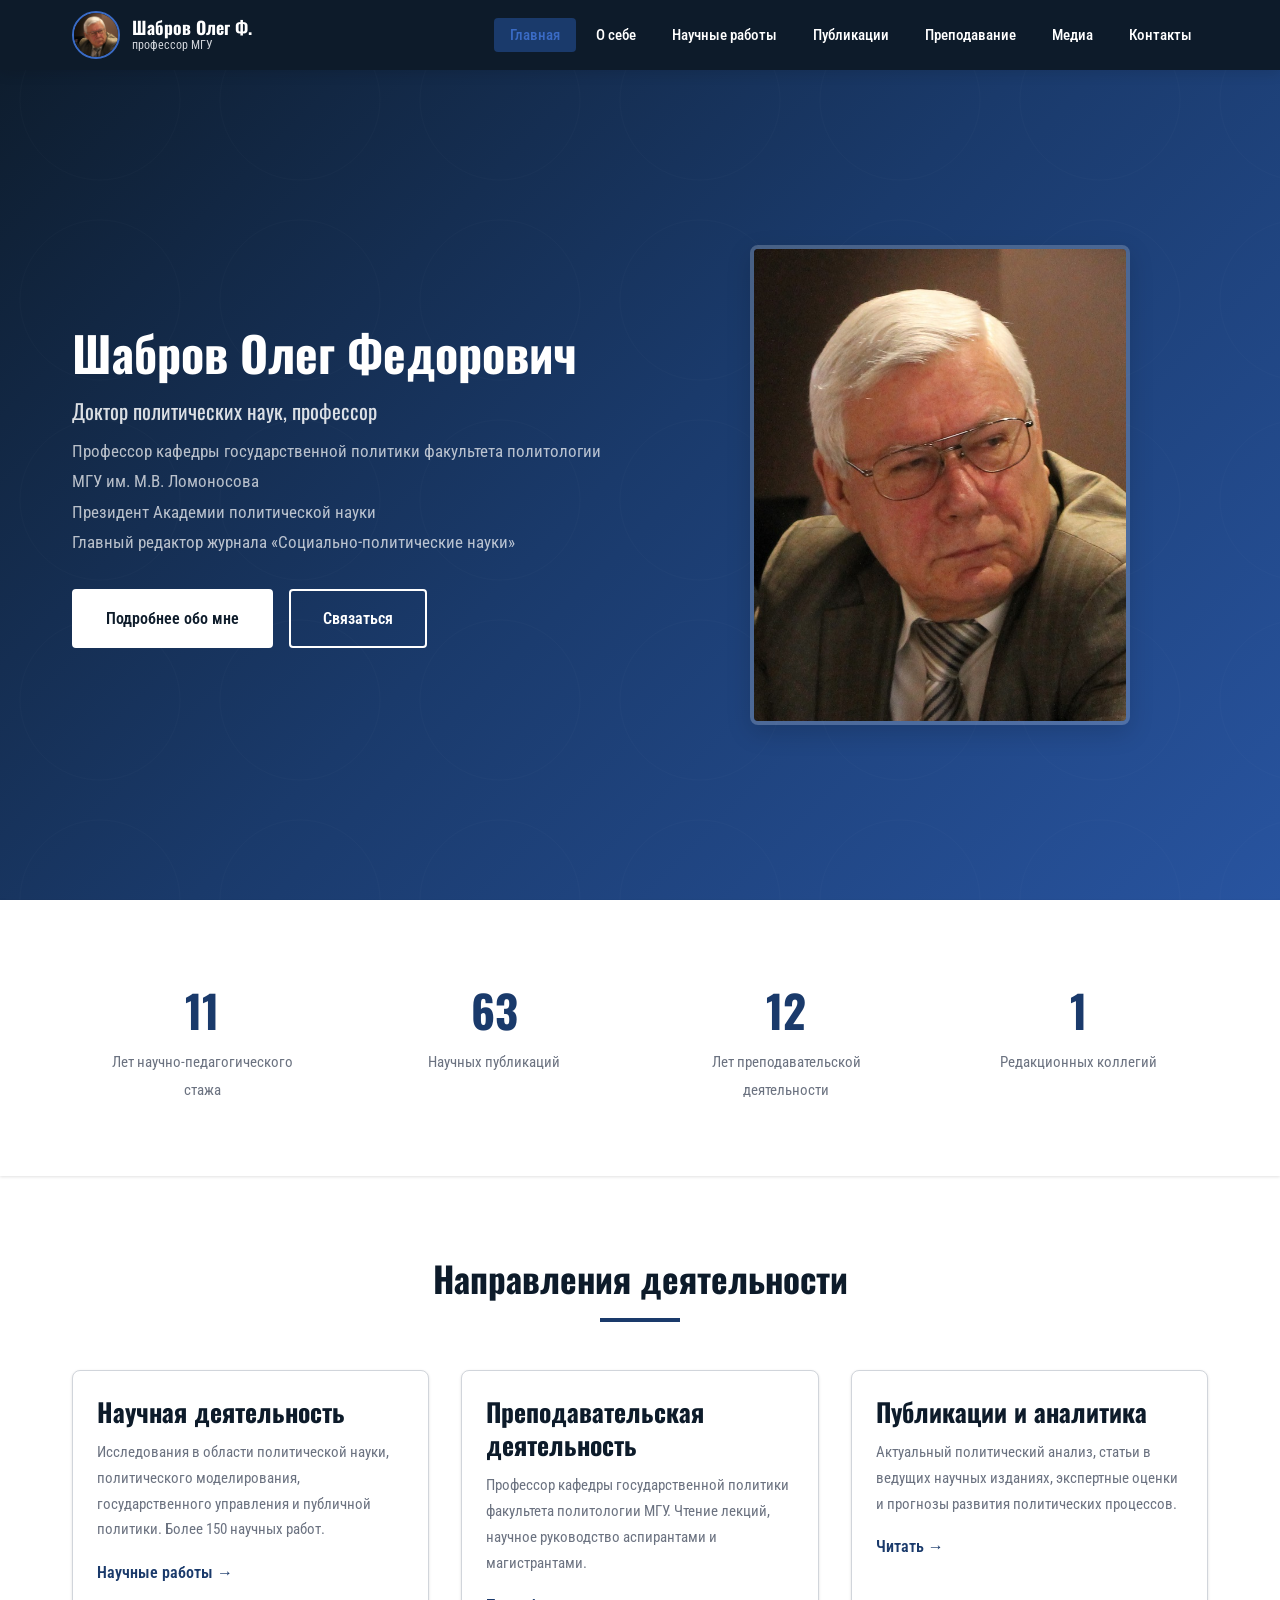
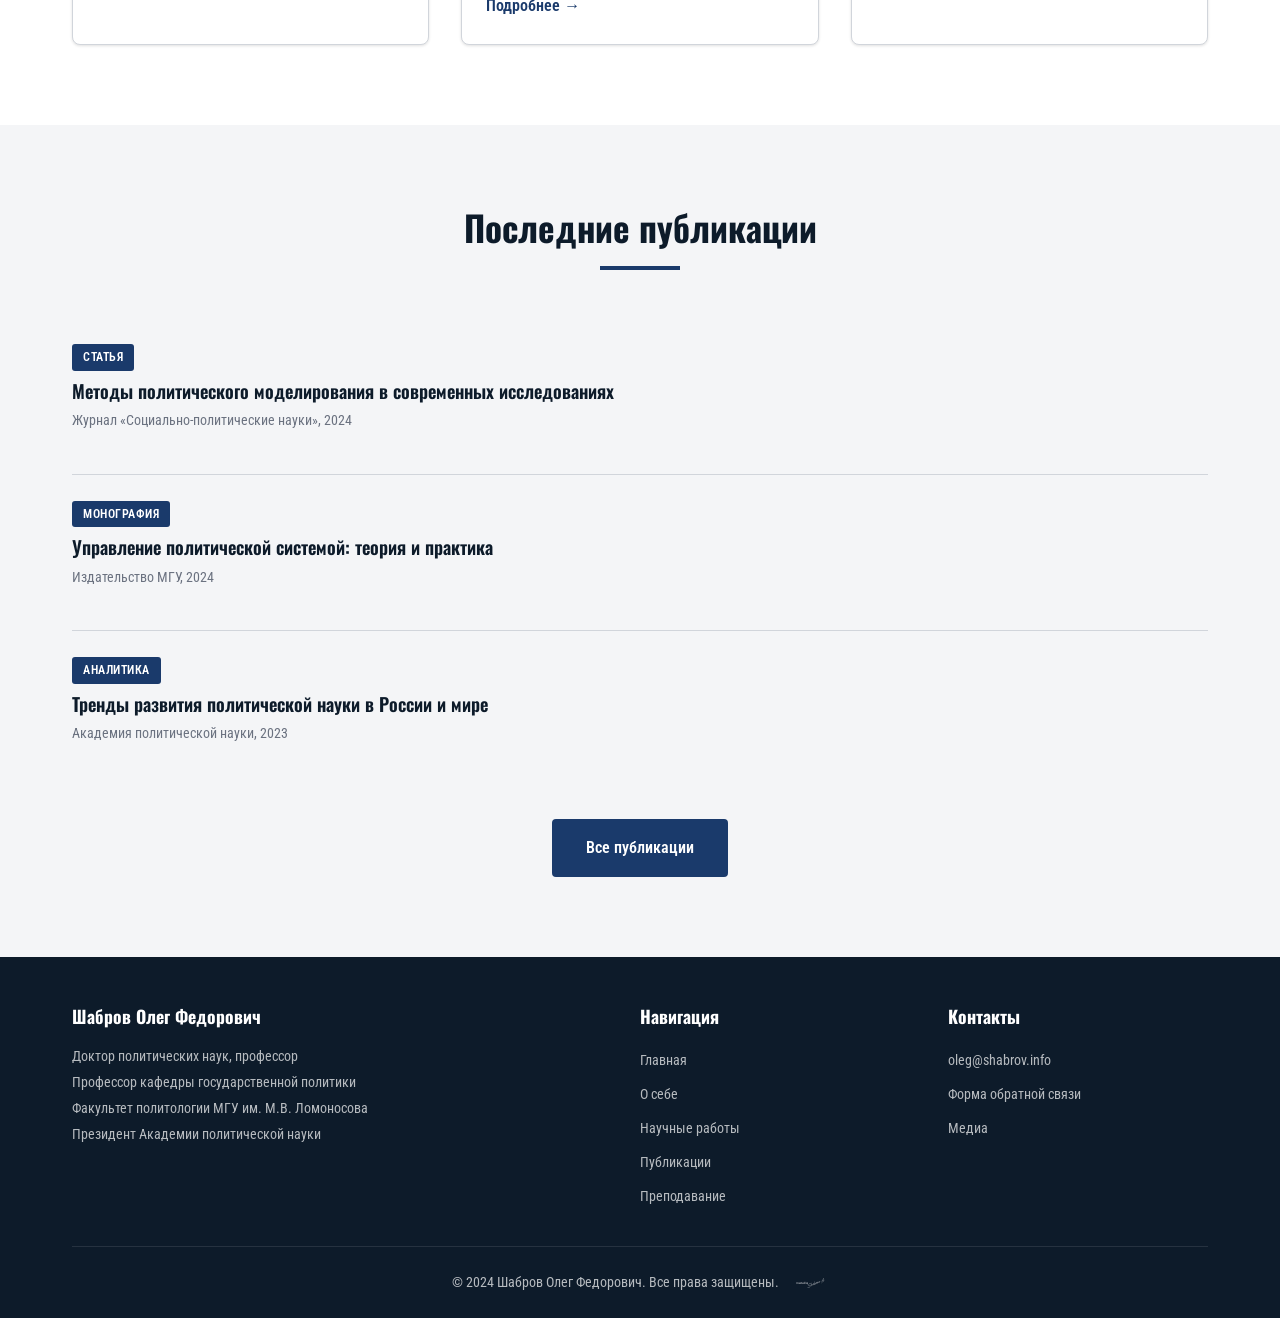
<file: index.html>
<!DOCTYPE html>
<html lang="ru">
<head>
  <meta charset="UTF-8">
  <meta name="viewport" content="width=device-width, initial-scale=1.0">
  <meta name="description" content="Шабров Олег Федорович — доктор политических наук, профессор МГУ. Академия политической науки, научные публикации, политический анализ.">
  <meta name="keywords" content="Шабров, политология, МГУ, профессор, доктор наук, политический анализ, Академия политической науки">
  <title>Шабров Олег Федорович — Доктор политических наук, профессор МГУ</title>
  <link rel="stylesheet" href="css/style.css">
  <link rel="icon" type="image/svg+xml" href="images/Favicon_fin.svg">
</head>
<body>

  <!-- Header -->
  <header class="header">
    <div class="container">
      <a href="index.html" class="logo">
        <img src="images/Shabrov OF.jpg" alt="Шабров Олег Федорович" class="logo-img">
        <div class="logo-text">
          Шабров Олег Ф.
          <small>профессор МГУ</small>
        </div>
      </a>

      <nav class="nav">
        <ul class="nav-list">
          <li><a href="index.html" class="active">Главная</a></li>
          <li><a href="about.html">О себе</a></li>
          <li><a href="publications.html">Научные работы</a></li>
          <li><a href="articles.html">Публикации</a></li>
          <li><a href="teaching.html">Преподавание</a></li>
          <li><a href="media.html">Медиа</a></li>
          <li><a href="contacts.html">Контакты</a></li>
        </ul>
      </nav>

      <button class="hamburger" aria-label="Меню">
        <span></span>
        <span></span>
        <span></span>
      </button>
    </div>
  </header>

  <!-- Hero Section -->
  <section class="hero">
    <div class="container">
      <div class="hero-content">
        <h1>Шабров Олег Федорович</h1>
        <p class="hero-subtitle">Доктор политических наук, профессор</p>
        <p class="hero-role">
          Профессор кафедры государственной политики факультета политологии МГУ им. М.В. Ломоносова<br>
          Президент Академии политической науки<br>
          Главный редактор журнала «Социально-политические науки»
        </p>
        <div class="hero-buttons">
          <a href="about.html" class="btn btn-primary">Подробнее обо мне</a>
          <a href="contacts.html" class="btn btn-outline">Связаться</a>
        </div>
      </div>
      <div class="hero-image">
        <img src="images/Shabrov OF.jpg" alt="Шабров Олег Федорович">
      </div>
    </div>
  </section>

  <!-- Stats -->
  <section class="stats">
    <div class="container">
      <div class="stat-item fade-in">
        <span class="stat-number">36+</span>
        <span class="stat-label">Лет научно-педагогического стажа</span>
      </div>
      <div class="stat-item fade-in">
        <span class="stat-number">200+</span>
        <span class="stat-label">Научных публикаций</span>
      </div>
      <div class="stat-item fade-in">
        <span class="stat-number">38</span>
        <span class="stat-label">Лет преподавательской деятельности</span>
      </div>
      <div class="stat-item fade-in">
        <span class="stat-number">6</span>
        <span class="stat-label">Редакционных коллегий</span>
      </div>
    </div>
  </section>

  <!-- Main Directions -->
  <section class="section">
    <div class="container">
      <h2 class="section-title">Направления деятельности</h2>
      <div class="card-grid">
        <div class="card fade-in">
          <div class="card-body">
            <h3>Научная деятельность</h3>
            <p>Исследования в области политической науки, политического моделирования, государственного управления и публичной политики. Более 150 научных работ.</p>
            <a href="publications.html" class="card-link">Научные работы →</a>
          </div>
        </div>
        <div class="card fade-in">
          <div class="card-body">
            <h3>Преподавательская деятельность</h3>
            <p>Профессор кафедры государственной политики факультета политологии МГУ. Чтение лекций, научное руководство аспирантами и магистрантами.</p>
            <a href="teaching.html" class="card-link">Подробнее →</a>
          </div>
        </div>
        <div class="card fade-in">
          <div class="card-body">
            <h3>Публикации и аналитика</h3>
            <p>Актуальный политический анализ, статьи в ведущих научных изданиях, экспертные оценки и прогнозы развития политических процессов.</p>
            <a href="articles.html" class="card-link">Читать →</a>
          </div>
        </div>
      </div>
    </div>
  </section>

  <!-- Recent Articles -->
  <section class="section section-alt">
    <div class="container">
      <h2 class="section-title">Последние публикации</h2>
      <div class="pub-list">
        <div class="pub-item fade-in">
          <span class="pub-type">Статья</span>
          <h3 class="pub-title">Методы политического моделирования в современных исследованиях</h3>
          <p class="pub-meta">Журнал «Социально-политические науки», 2024</p>
        </div>
        <div class="pub-item fade-in">
          <span class="pub-type">Монография</span>
          <h3 class="pub-title">Управление политической системой: теория и практика</h3>
          <p class="pub-meta">Издательство МГУ, 2024</p>
        </div>
        <div class="pub-item fade-in">
          <span class="pub-type">Аналитика</span>
          <h3 class="pub-title">Тренды развития политической науки в России и мире</h3>
          <p class="pub-meta">Академия политической науки, 2023</p>
        </div>
      </div>
      <div style="text-align: center; margin-top: 2rem;">
        <a href="articles.html" class="btn btn-blue">Все публикации</a>
      </div>
    </div>
  </section>

  <!-- Footer -->
  <footer class="footer">
    <div class="container">
      <div class="footer-grid">
        <div>
          <h4>Шабров Олег Федорович</h4>
          <p>Доктор политических наук, профессор<br>
          Профессор кафедры государственной политики<br>
          Факультет политологии МГУ им. М.В. Ломоносова<br>
          Президент Академии политической науки</p>
        </div>
        <div class="footer-links">
          <h4>Навигация</h4>
          <a href="index.html">Главная</a>
          <a href="about.html">О себе</a>
          <a href="publications.html">Научные работы</a>
          <a href="articles.html">Публикации</a>
          <a href="teaching.html">Преподавание</a>
        </div>
        <div class="footer-links">
          <h4>Контакты</h4>
          <a href="mailto:oleg@shabrov.info">oleg@shabrov.info</a>
          <a href="contacts.html">Форма обратной связи</a>
          <a href="media.html">Медиа</a>
        </div>
      </div>
      <div class="footer-bottom">
        <span class="copy">&copy; 2024 Шабров Олег Федорович. Все права защищены.</span>
        <span class="creator">
          <img src="images/signature.svg" alt="Creator">
        </span>
      </div>
    </div>
  </footer>

  <!-- Back to top -->
  <button class="back-to-top" aria-label="Наверх">↑</button>

  <script src="js/main.js"></script>

</body>
</html>
</file>
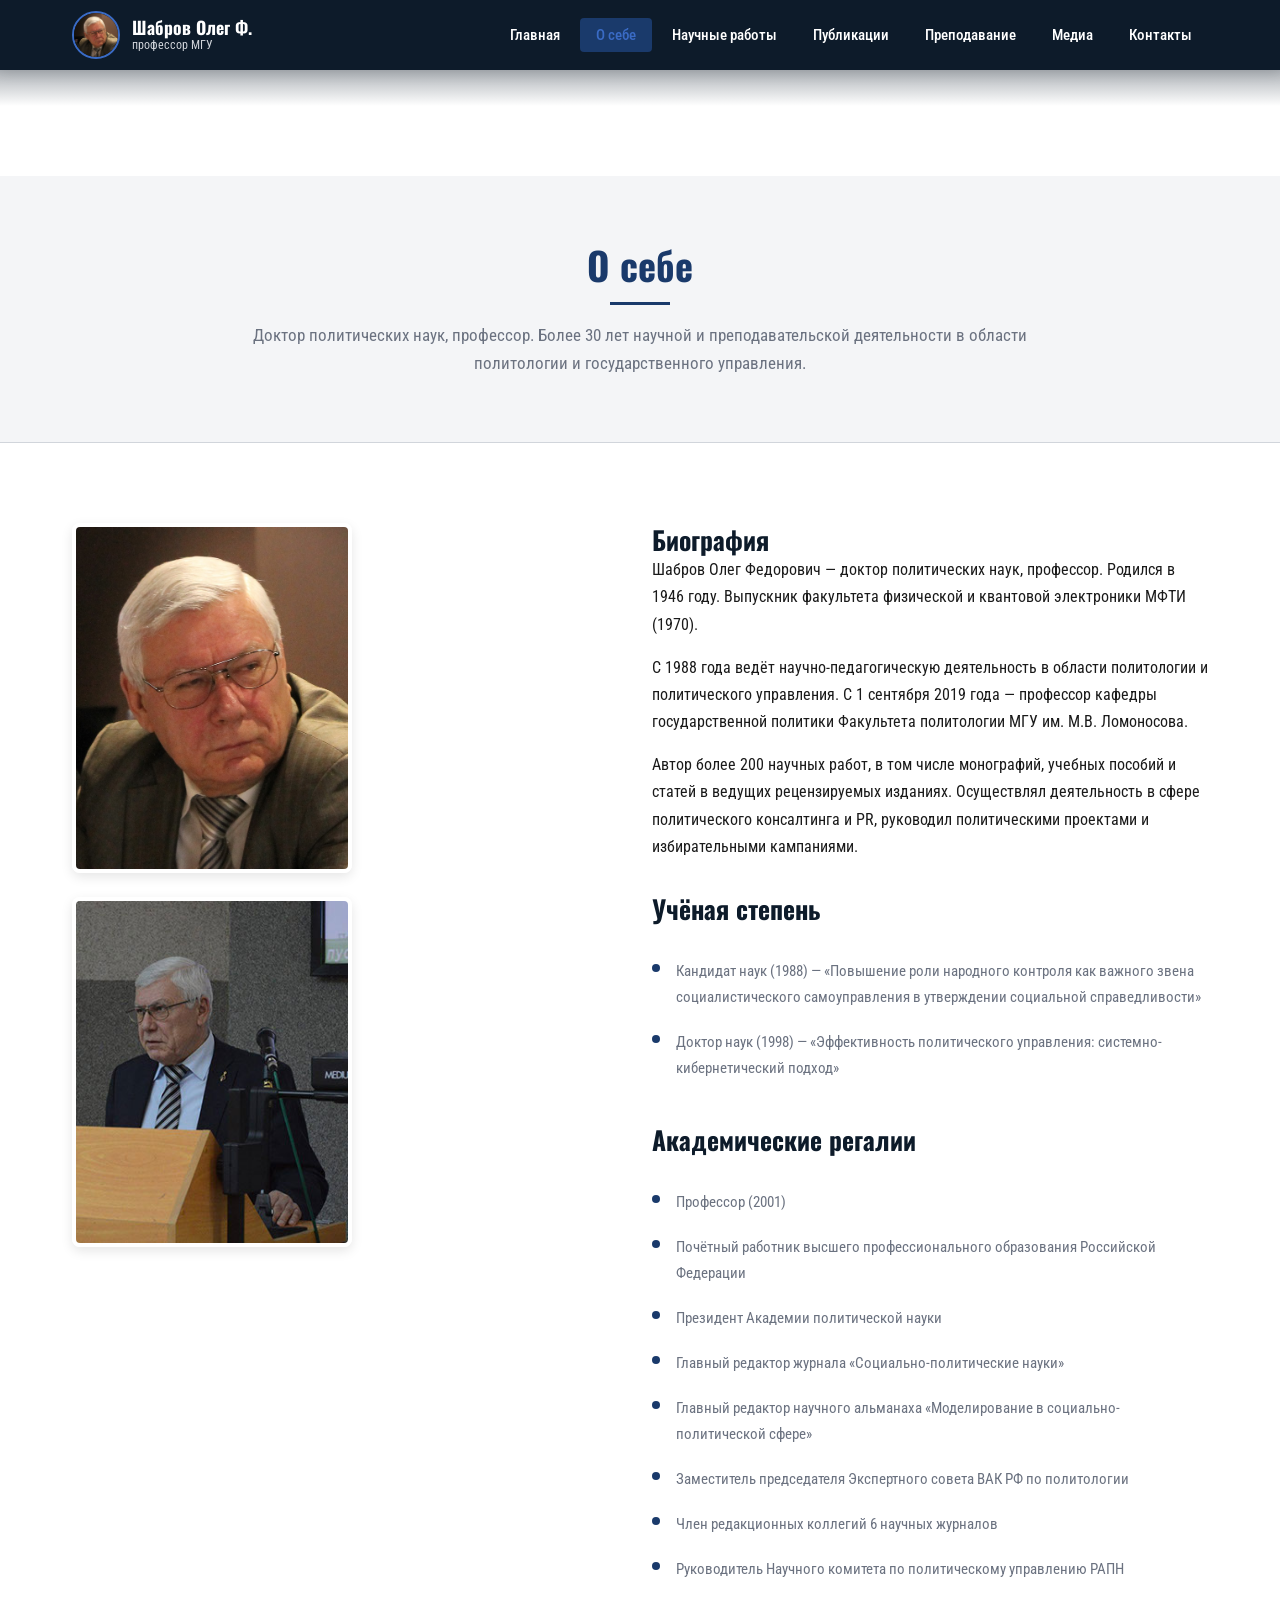
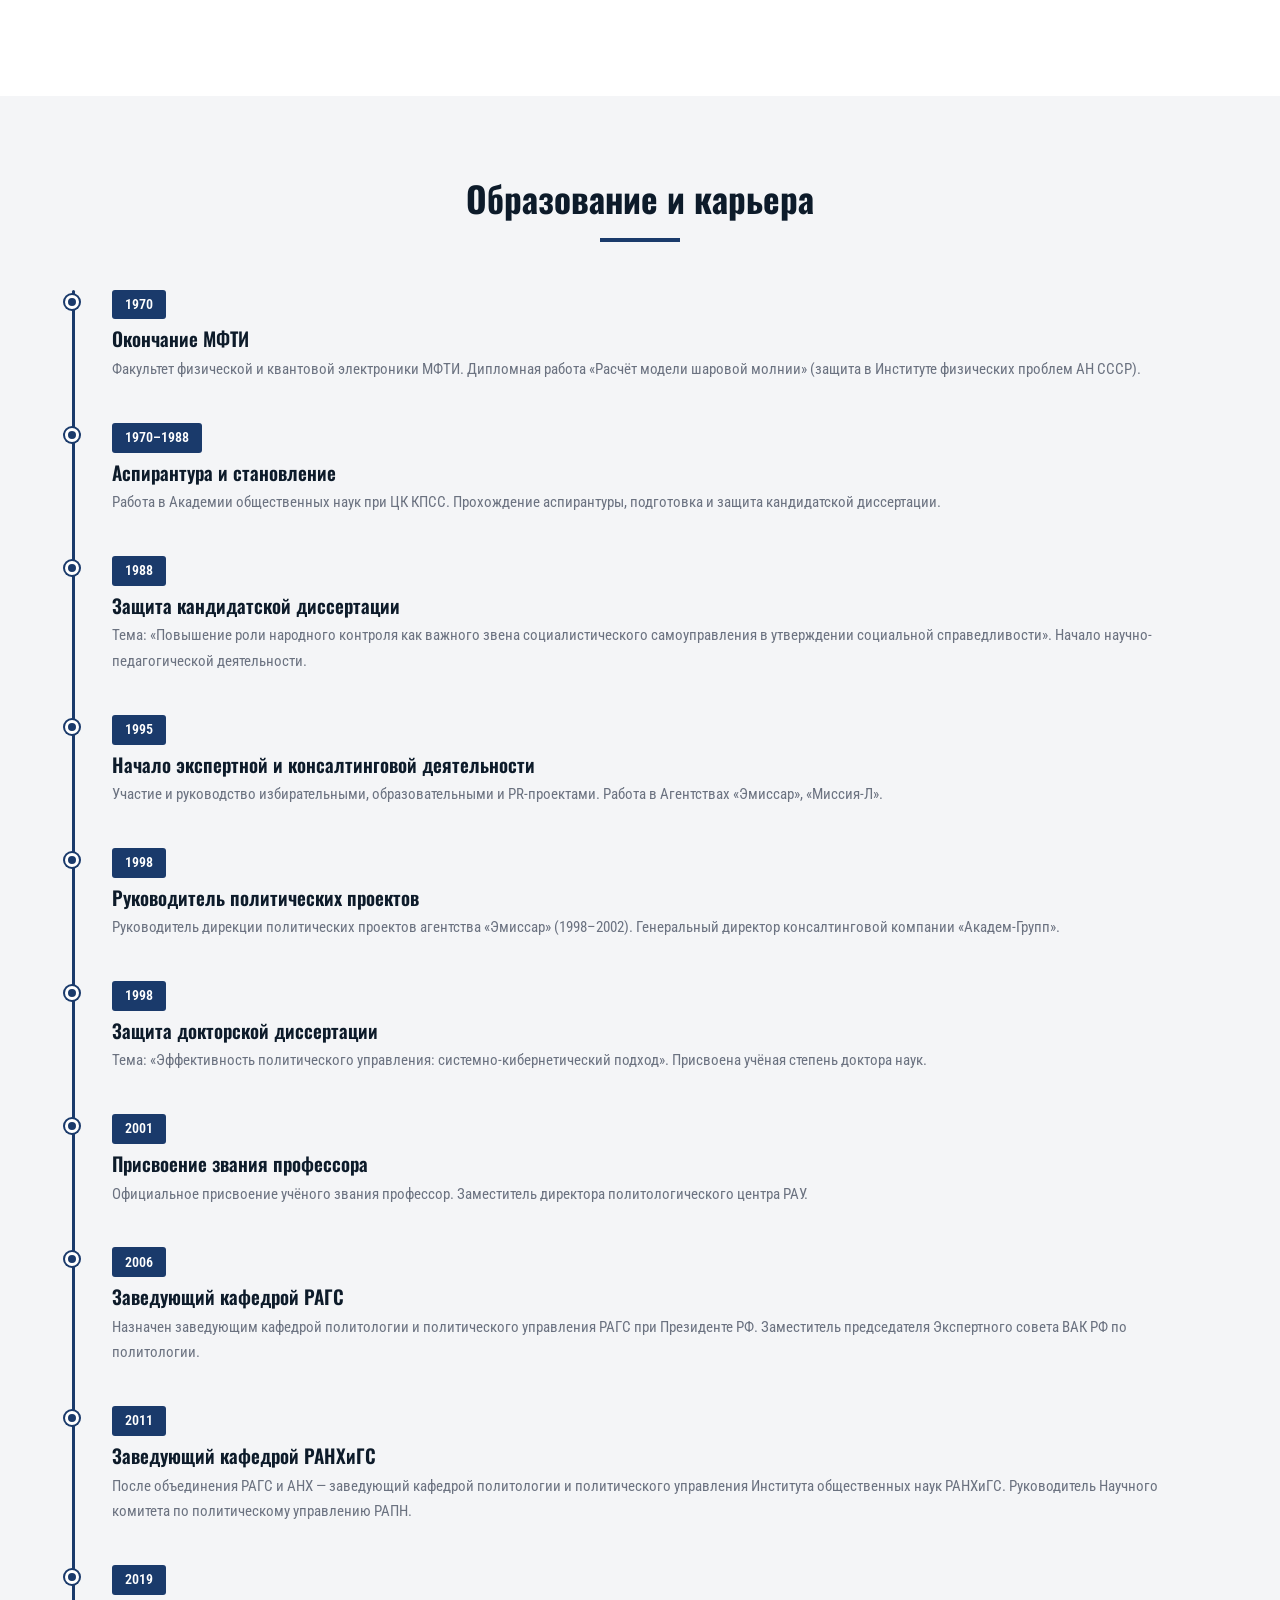
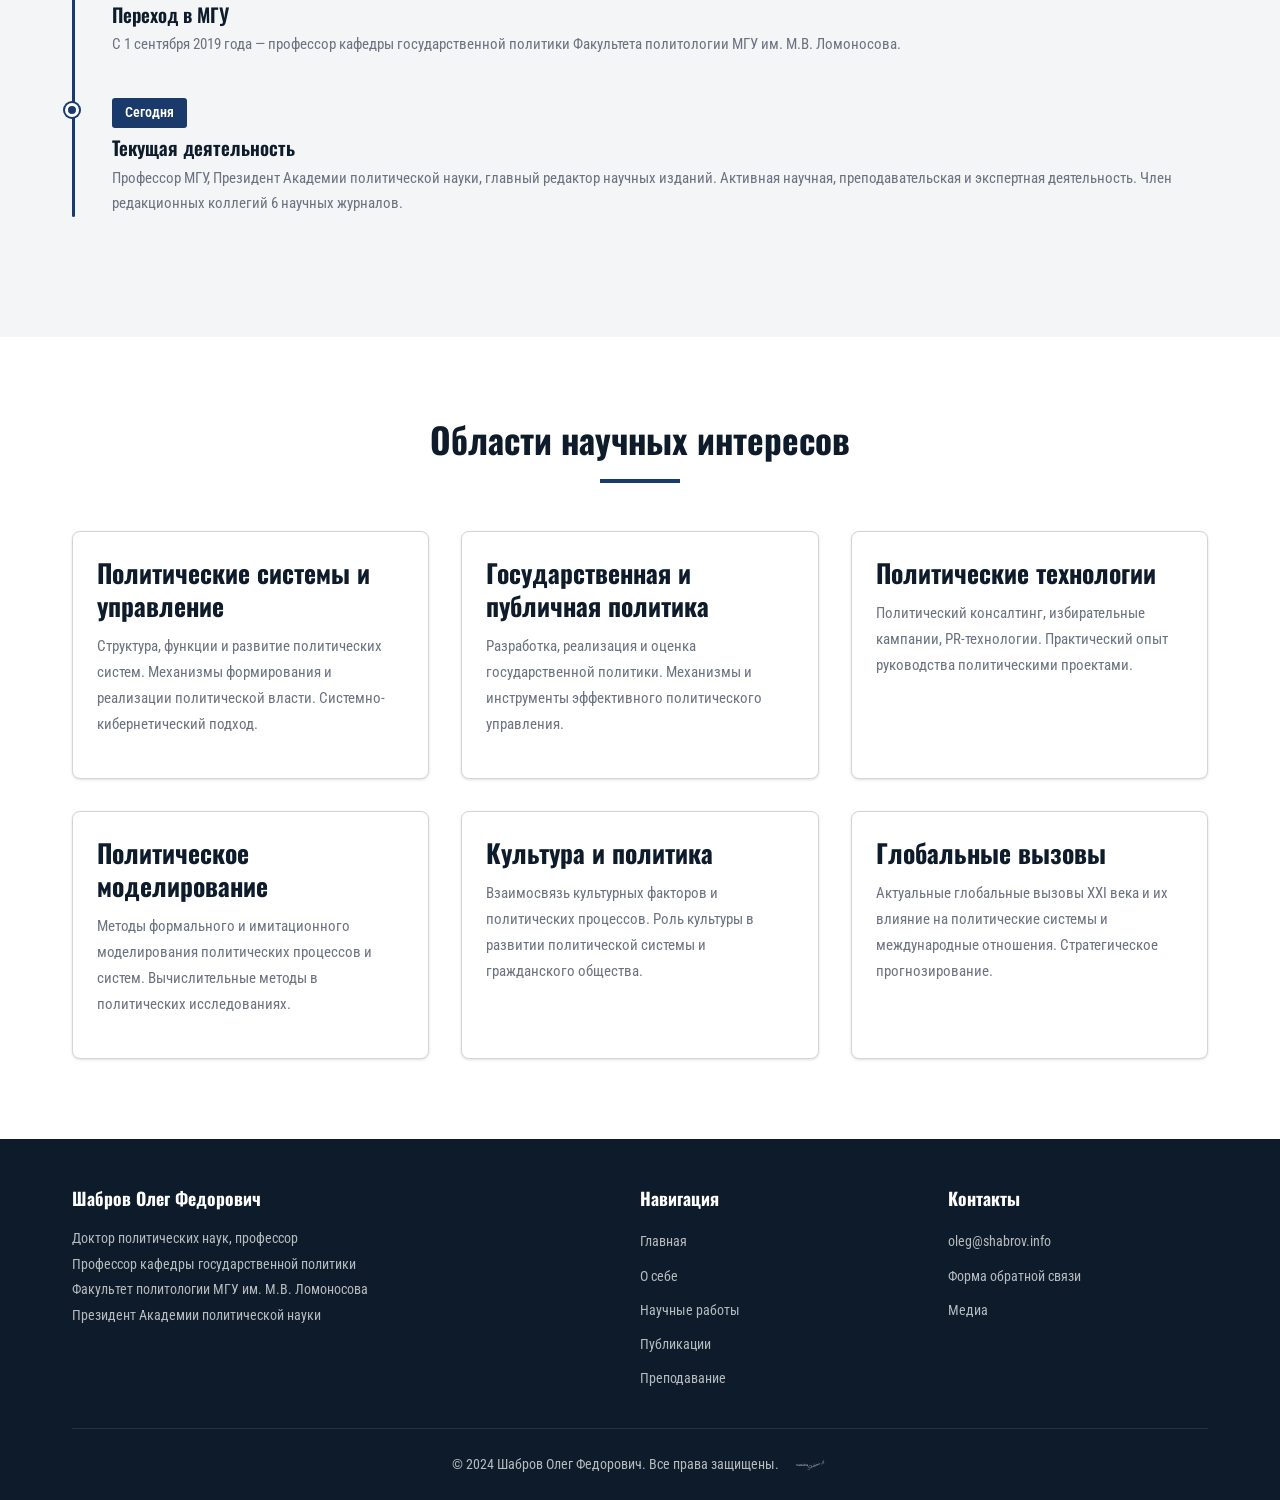
<file: about.html>
<!DOCTYPE html>
<html lang="ru">
<head>
  <meta charset="UTF-8">
  <meta name="viewport" content="width=device-width, initial-scale=1.0">
  <meta name="description" content="Шабров Олег Федорович — биография, образование, карьера, академические достижения.">
  <title>О себе — Шабров Олег Федорович</title>
  <link rel="stylesheet" href="css/style.css">
  <link rel="icon" type="image/svg+xml" href="images/Favicon_fin.svg">
</head>
<body>

  <!-- Header -->
  <header class="header">
    <div class="container">
      <a href="index.html" class="logo">
        <img src="images/Shabrov OF.jpg" alt="Шабров Олег Федорович" class="logo-img">
        <div class="logo-text">
          Шабров Олег Ф.
          <small>профессор МГУ</small>
        </div>
      </a>

      <nav class="nav">
        <ul class="nav-list">
          <li><a href="index.html">Главная</a></li>
          <li><a href="about.html" class="active">О себе</a></li>
          <li><a href="publications.html">Научные работы</a></li>
          <li><a href="articles.html">Публикации</a></li>
          <li><a href="teaching.html">Преподавание</a></li>
          <li><a href="media.html">Медиа</a></li>
          <li><a href="contacts.html">Контакты</a></li>
        </ul>
      </nav>

      <button class="hamburger" aria-label="Меню">
        <span></span>
        <span></span>
        <span></span>
      </button>
    </div>
  </header>

  <!-- Breadcrumb -->
  <section class="breadcrumb">
    <div class="container">
      <ul class="breadcrumb-list">
        <li><a href="index.html">Главная</a></li>
        <span class="separator">/</span>
        <li class="current">О себе</li>
      </ul>
    </div>
  </section>

  <!-- Page Content -->
  <div class="page-content">

    <section class="page-intro">
      <div class="container">
        <h2>О себе</h2>
        <p>Доктор политических наук, профессор. Более 30 лет научной и преподавательской деятельности в области политологии и государственного управления.</p>
      </div>
    </section>

    <section class="section">
      <div class="container">
        <div class="contact-grid">
          <div>
            <div class="about-photo">
              <img src="images/Shabrov OF.jpg" alt="Шабров Олег Федорович" style="margin-bottom: 1.5rem; box-shadow: var(--shadow-md);">
              <img src="images/meeting1.jpg" alt="Шабров Олег Федорович — мероприятие" style="box-shadow: var(--shadow-md);">
            </div>
          </div>
          <div>
            <h3>Биография</h3>
            <p>Шабров Олег Федорович — доктор политических наук, профессор. Родился в 1946 году. Выпускник факультета физической и квантовой электроники МФТИ (1970).</p>
            <p>С 1988 года ведёт научно-педагогическую деятельность в области политологии и политического управления. С 1 сентября 2019 года — профессор кафедры государственной политики Факультета политологии МГУ им. М.В. Ломоносова.</p>
            <p>Автор более 200 научных работ, в том числе монографий, учебных пособий и статей в ведущих рецензируемых изданиях. Осуществлял деятельность в сфере политического консалтинга и PR, руководил политическими проектами и избирательными кампаниями.</p>
            
            <h3 style="margin-top: 2rem;">Учёная степень</h3>
            <ul class="regal-list">
              <li>Кандидат наук (1988) — «Повышение роли народного контроля как важного звена социалистического самоуправления в утверждении социальной справедливости»</li>
              <li>Доктор наук (1998) — «Эффективность политического управления: системно-кибернетический подход»</li>
            </ul>

            <h3 style="margin-top: 2rem;">Академические регалии</h3>
            <ul class="regal-list">
              <li>Профессор (2001)</li>
              <li>Почётный работник высшего профессионального образования Российской Федерации</li>
              <li>Президент Академии политической науки</li>
              <li>Главный редактор журнала «Социально-политические науки»</li>
              <li>Главный редактор научного альманаха «Моделирование в социально-политической сфере»</li>
              <li>Заместитель председателя Экспертного совета ВАК РФ по политологии</li>
              <li>Член редакционных коллегий 6 научных журналов</li>
              <li>Руководитель Научного комитета по политическому управлению РАПН</li>
            </ul>
          </div>
        </div>
      </div>
    </section>

    <!-- Education & Career Timeline -->
    <section class="section section-alt">
      <div class="container">
        <h2 class="section-title">Образование и карьера</h2>
        
        <div class="timeline">
          <div class="timeline-item fade-in">
            <span class="timeline-year">1970</span>
            <h4 class="timeline-title">Окончание МФТИ</h4>
            <p class="timeline-desc">Факультет физической и квантовой электроники МФТИ. Дипломная работа «Расчёт модели шаровой молнии» (защита в Институте физических проблем АН СССР).</p>
          </div>

          <div class="timeline-item fade-in">
            <span class="timeline-year">1970–1988</span>
            <h4 class="timeline-title">Аспирантура и становление</h4>
            <p class="timeline-desc">Работа в Академии общественных наук при ЦК КПСС. Прохождение аспирантуры, подготовка и защита кандидатской диссертации.</p>
          </div>

          <div class="timeline-item fade-in">
            <span class="timeline-year">1988</span>
            <h4 class="timeline-title">Защита кандидатской диссертации</h4>
            <p class="timeline-desc">Тема: «Повышение роли народного контроля как важного звена социалистического самоуправления в утверждении социальной справедливости». Начало научно-педагогической деятельности.</p>
          </div>

          <div class="timeline-item fade-in">
            <span class="timeline-year">1995</span>
            <h4 class="timeline-title">Начало экспертной и консалтинговой деятельности</h4>
            <p class="timeline-desc">Участие и руководство избирательными, образовательными и PR-проектами. Работа в Агентствах «Эмиссар», «Миссия-Л».</p>
          </div>

          <div class="timeline-item fade-in">
            <span class="timeline-year">1998</span>
            <h4 class="timeline-title">Руководитель политических проектов</h4>
            <p class="timeline-desc">Руководитель дирекции политических проектов агентства «Эмиссар» (1998–2002). Генеральный директор консалтинговой компании «Академ-Групп».</p>
          </div>

          <div class="timeline-item fade-in">
            <span class="timeline-year">1998</span>
            <h4 class="timeline-title">Защита докторской диссертации</h4>
            <p class="timeline-desc">Тема: «Эффективность политического управления: системно-кибернетический подход». Присвоена учёная степень доктора наук.</p>
          </div>

          <div class="timeline-item fade-in">
            <span class="timeline-year">2001</span>
            <h4 class="timeline-title">Присвоение звания профессора</h4>
            <p class="timeline-desc">Официальное присвоение учёного звания профессор. Заместитель директора политологического центра РАУ.</p>
          </div>

          <div class="timeline-item fade-in">
            <span class="timeline-year">2006</span>
            <h4 class="timeline-title">Заведующий кафедрой РАГС</h4>
            <p class="timeline-desc">Назначен заведующим кафедрой политологии и политического управления РАГС при Президенте РФ. Заместитель председателя Экспертного совета ВАК РФ по политологии.</p>
          </div>

          <div class="timeline-item fade-in">
            <span class="timeline-year">2011</span>
            <h4 class="timeline-title">Заведующий кафедрой РАНХиГС</h4>
            <p class="timeline-desc">После объединения РАГС и АНХ — заведующий кафедрой политологии и политического управления Института общественных наук РАНХиГС. Руководитель Научного комитета по политическому управлению РАПН.</p>
          </div>

          <div class="timeline-item fade-in">
            <span class="timeline-year">2019</span>
            <h4 class="timeline-title">Переход в МГУ</h4>
            <p class="timeline-desc">С 1 сентября 2019 года — профессор кафедры государственной политики Факультета политологии МГУ им. М.В. Ломоносова.</p>
          </div>

          <div class="timeline-item fade-in">
            <span class="timeline-year">Сегодня</span>
            <h4 class="timeline-title">Текущая деятельность</h4>
            <p class="timeline-desc">Профессор МГУ, Президент Академии политической науки, главный редактор научных изданий. Активная научная, преподавательская и экспертная деятельность. Член редакционных коллегий 6 научных журналов.</p>
          </div>
        </div>
      </div>
    </section>

    <!-- Research Areas -->
    <section class="section">
      <div class="container">
        <h2 class="section-title">Области научных интересов</h2>
        <div class="card-grid">
          <div class="card fade-in">
            <div class="card-body">
              <h3>Политические системы и управление</h3>
              <p>Структура, функции и развитие политических систем. Механизмы формирования и реализации политической власти. Системно-кибернетический подход.</p>
            </div>
          </div>
          <div class="card fade-in">
            <div class="card-body">
              <h3>Государственная и публичная политика</h3>
              <p>Разработка, реализация и оценка государственной политики. Механизмы и инструменты эффективного политического управления.</p>
            </div>
          </div>
          <div class="card fade-in">
            <div class="card-body">
              <h3>Политические технологии</h3>
              <p>Политический консалтинг, избирательные кампании, PR-технологии. Практический опыт руководства политическими проектами.</p>
            </div>
          </div>
          <div class="card fade-in">
            <div class="card-body">
              <h3>Политическое моделирование</h3>
              <p>Методы формального и имитационного моделирования политических процессов и систем. Вычислительные методы в политических исследованиях.</p>
            </div>
          </div>
          <div class="card fade-in">
            <div class="card-body">
              <h3>Культура и политика</h3>
              <p>Взаимосвязь культурных факторов и политических процессов. Роль культуры в развитии политической системы и гражданского общества.</p>
            </div>
          </div>
          <div class="card fade-in">
            <div class="card-body">
              <h3>Глобальные вызовы</h3>
              <p>Актуальные глобальные вызовы XXI века и их влияние на политические системы и международные отношения. Стратегическое прогнозирование.</p>
            </div>
          </div>
        </div>
      </div>
    </section>

  </div>

  <!-- Footer -->
  <footer class="footer">
    <div class="container">
      <div class="footer-grid">
        <div>
          <h4>Шабров Олег Федорович</h4>
          <p>Доктор политических наук, профессор<br>
          Профессор кафедры государственной политики<br>
          Факультет политологии МГУ им. М.В. Ломоносова<br>
          Президент Академии политической науки</p>
        </div>
        <div class="footer-links">
          <h4>Навигация</h4>
          <a href="index.html">Главная</a>
          <a href="about.html">О себе</a>
          <a href="publications.html">Научные работы</a>
          <a href="articles.html">Публикации</a>
          <a href="teaching.html">Преподавание</a>
        </div>
        <div class="footer-links">
          <h4>Контакты</h4>
          <a href="mailto:oleg@shabrov.info">oleg@shabrov.info</a>
          <a href="contacts.html">Форма обратной связи</a>
          <a href="media.html">Медиа</a>
        </div>
      </div>
      <div class="footer-bottom">
        <span class="copy">&copy; 2024 Шабров Олег Федорович. Все права защищены.</span>
        <span class="creator">
          <img src="images/signature.svg" alt="Creator">
        </span>
      </div>
    </div>
  </footer>

  <!-- Back to top -->
  <button class="back-to-top" aria-label="Наверх">↑</button>

  <script src="js/main.js"></script>

</body>
</html>
</file>
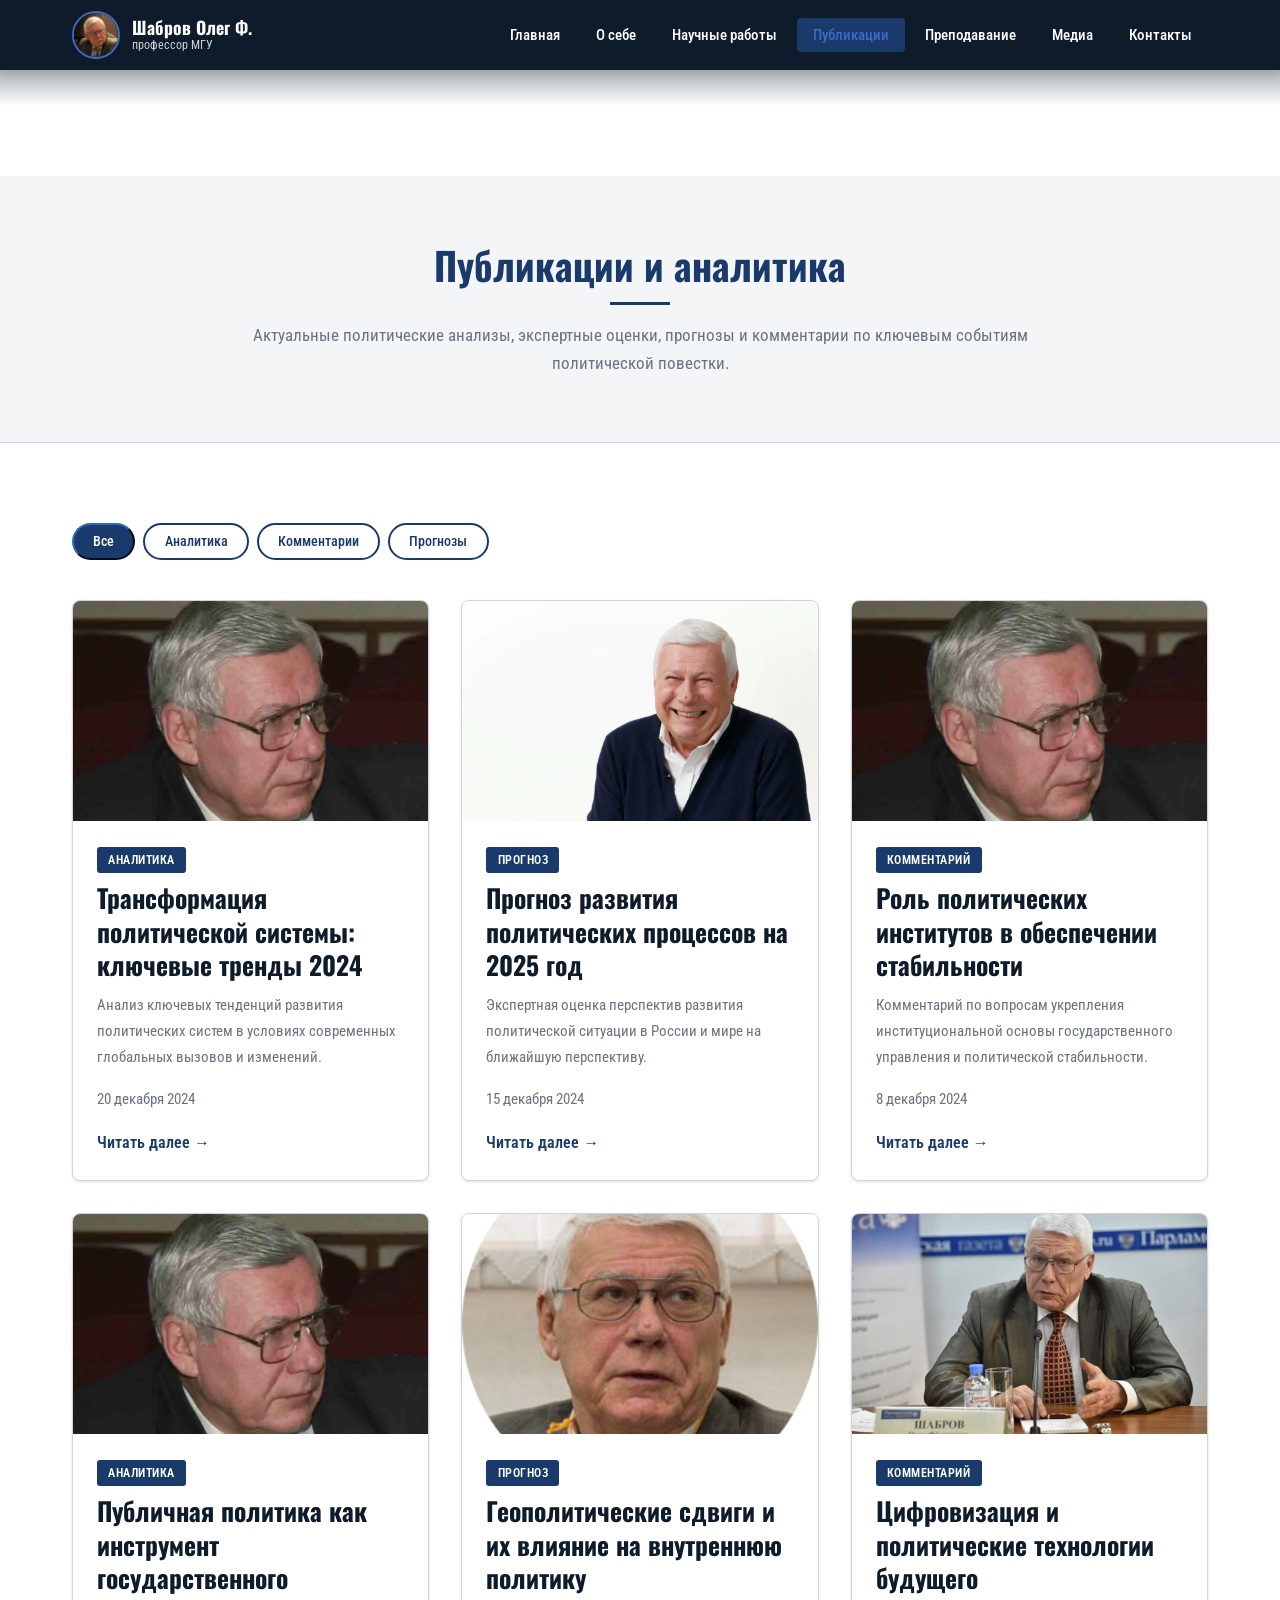
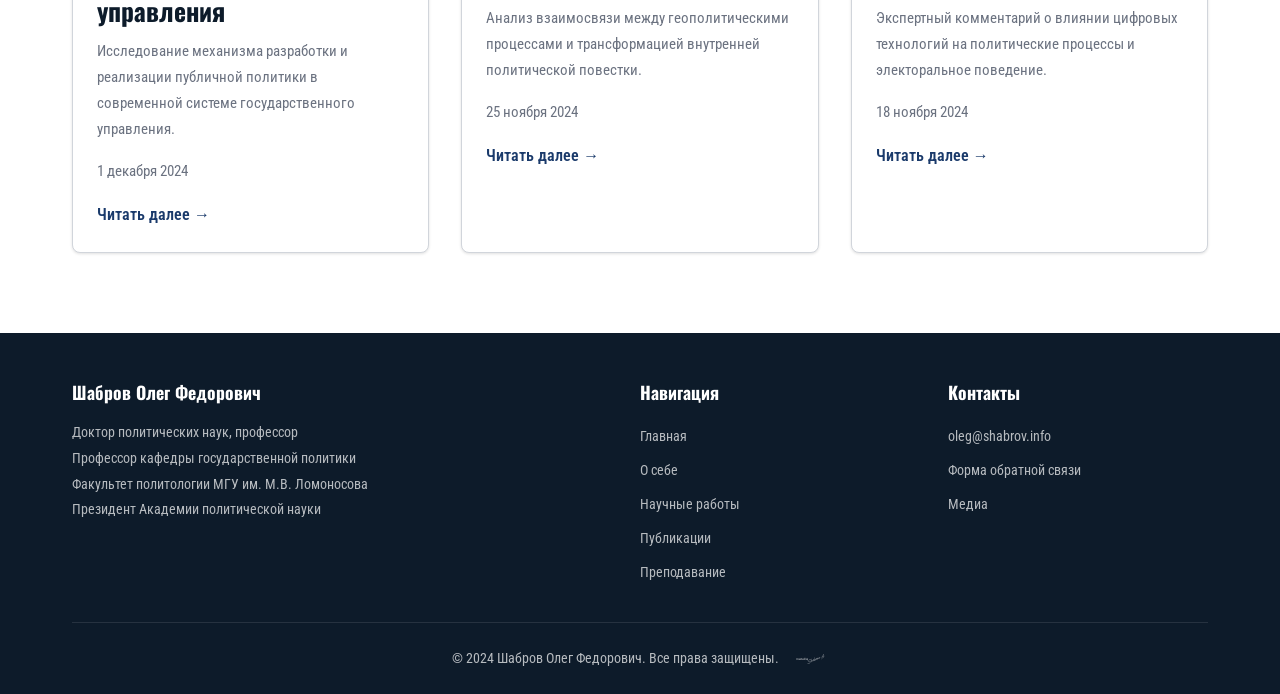
<file: articles.html>
<!DOCTYPE html>
<html lang="ru">
<head>
  <meta charset="UTF-8">
  <meta name="viewport" content="width=device-width, initial-scale=1.0">
  <meta name="description" content="Публикации и аналитические материалы Шаброва Олега Федоровича — политический анализ, экспертные оценки, прогнозы.">
  <title>Публикации — Шабров Олег Федорович</title>
  <link rel="stylesheet" href="css/style.css">
  <link rel="icon" type="image/svg+xml" href="images/Favicon_fin.svg">
</head>
<body>

  <!-- Header -->
  <header class="header">
    <div class="container">
      <a href="index.html" class="logo">
        <img src="images/Shabrov OF.jpg" alt="Шабров Олег Федорович" class="logo-img">
        <div class="logo-text">
          Шабров Олег Ф.
          <small>профессор МГУ</small>
        </div>
      </a>

      <nav class="nav">
        <ul class="nav-list">
          <li><a href="index.html">Главная</a></li>
          <li><a href="about.html">О себе</a></li>
          <li><a href="publications.html">Научные работы</a></li>
          <li><a href="articles.html" class="active">Публикации</a></li>
          <li><a href="teaching.html">Преподавание</a></li>
          <li><a href="media.html">Медиа</a></li>
          <li><a href="contacts.html">Контакты</a></li>
        </ul>
      </nav>

      <button class="hamburger" aria-label="Меню">
        <span></span>
        <span></span>
        <span></span>
      </button>
    </div>
  </header>

  <!-- Breadcrumb -->
  <section class="breadcrumb">
    <div class="container">
      <ul class="breadcrumb-list">
        <li><a href="index.html">Главная</a></li>
        <span class="separator">/</span>
        <li class="current">Публикации</li>
      </ul>
    </div>
  </section>

  <!-- Page Content -->
  <div class="page-content">

    <section class="page-intro">
      <div class="container">
        <h2>Публикации и аналитика</h2>
        <p>Актуальные политические анализы, экспертные оценки, прогнозы и комментарии по ключевым событиям политической повестки.</p>
      </div>
    </section>

    <section class="section">
      <div class="container">

        <!-- Filter buttons -->
        <div style="display: flex; gap: 0.5rem; flex-wrap: wrap; margin-bottom: 2.5rem;">
          <button class="filter-btn btn-blue" data-filter="all" style="padding: 0.5rem 1.2rem; font-size: 0.9rem; border-radius: 20px;">Все</button>
          <button class="filter-btn" data-filter="analysis" style="padding: 0.5rem 1.2rem; font-size: 0.9rem; border-radius: 20px; background: transparent; color: var(--blue-primary); border: 2px solid var(--blue-primary);">Аналитика</button>
          <button class="filter-btn" data-filter="commentary" style="padding: 0.5rem 1.2rem; font-size: 0.9rem; border-radius: 20px; background: transparent; color: var(--blue-primary); border: 2px solid var(--blue-primary);">Комментарии</button>
          <button class="filter-btn" data-filter="forecast" style="padding: 0.5rem 1.2rem; font-size: 0.9rem; border-radius: 20px; background: transparent; color: var(--blue-primary); border: 2px solid var(--blue-primary);">Прогнозы</button>
        </div>

        <!-- Articles grid -->
        <div class="card-grid" id="articlesGrid">

          <div class="card fade-in" data-type="analysis">
            <img src="images/i.webp" alt="Статья" class="card-image">
            <div class="card-body">
              <span class="pub-type">Аналитика</span>
              <h3>Трансформация политической системы: ключевые тренды 2024</h3>
              <p>Анализ ключевых тенденций развития политических систем в условиях современных глобальных вызовов и изменений.</p>
              <p class="pub-meta" style="margin-top: 0.5rem;">20 декабря 2024</p>
              <a href="#" class="card-link">Читать далее →</a>
            </div>
          </div>

          <div class="card fade-in" data-type="forecast">
            <img src="images/i (1).webp" alt="Статья" class="card-image">
            <div class="card-body">
              <span class="pub-type">Прогноз</span>
              <h3>Прогноз развития политических процессов на 2025 год</h3>
              <p>Экспертная оценка перспектив развития политической ситуации в России и мире на ближайшую перспективу.</p>
              <p class="pub-meta" style="margin-top: 0.5rem;">15 декабря 2024</p>
              <a href="#" class="card-link">Читать далее →</a>
            </div>
          </div>

          <div class="card fade-in" data-type="commentary">
            <img src="images/i (2).webp" alt="Статья" class="card-image">
            <div class="card-body">
              <span class="pub-type">Комментарий</span>
              <h3>Роль политических институтов в обеспечении стабильности</h3>
              <p>Комментарий по вопросам укрепления институциональной основы государственного управления и политической стабильности.</p>
              <p class="pub-meta" style="margin-top: 0.5rem;">8 декабря 2024</p>
              <a href="#" class="card-link">Читать далее →</a>
            </div>
          </div>

          <div class="card fade-in" data-type="analysis">
            <img src="images/i (3).webp" alt="Статья" class="card-image">
            <div class="card-body">
              <span class="pub-type">Аналитика</span>
              <h3>Публичная политика как инструмент государственного управления</h3>
              <p>Исследование механизма разработки и реализации публичной политики в современной системе государственного управления.</p>
              <p class="pub-meta" style="margin-top: 0.5rem;">1 декабря 2024</p>
              <a href="#" class="card-link">Читать далее →</a>
            </div>
          </div>

          <div class="card fade-in" data-type="forecast">
            <img src="images/1774.jpg" alt="Статья" class="card-image">
            <div class="card-body">
              <span class="pub-type">Прогноз</span>
              <h3>Геополитические сдвиги и их влияние на внутреннюю политику</h3>
              <p>Анализ взаимосвязи между геополитическими процессами и трансформацией внутренней политической повестки.</p>
              <p class="pub-meta" style="margin-top: 0.5rem;">25 ноября 2024</p>
              <a href="#" class="card-link">Читать далее →</a>
            </div>
          </div>

          <div class="card fade-in" data-type="commentary">
            <img src="images/ktYb9gHFSq.jpg" alt="Статья" class="card-image">
            <div class="card-body">
              <span class="pub-type">Комментарий</span>
              <h3>Цифровизация и политические технологии будущего</h3>
              <p>Экспертный комментарий о влиянии цифровых технологий на политические процессы и электоральное поведение.</p>
              <p class="pub-meta" style="margin-top: 0.5rem;">18 ноября 2024</p>
              <a href="#" class="card-link">Читать далее →</a>
            </div>
          </div>

        </div>

      </div>
    </section>

  </div>

  <!-- Footer -->
  <footer class="footer">
    <div class="container">
      <div class="footer-grid">
        <div>
          <h4>Шабров Олег Федорович</h4>
          <p>Доктор политических наук, профессор<br>
          Профессор кафедры государственной политики<br>
          Факультет политологии МГУ им. М.В. Ломоносова<br>
          Президент Академии политической науки</p>
        </div>
        <div class="footer-links">
          <h4>Навигация</h4>
          <a href="index.html">Главная</a>
          <a href="about.html">О себе</a>
          <a href="publications.html">Научные работы</a>
          <a href="articles.html">Публикации</a>
          <a href="teaching.html">Преподавание</a>
        </div>
        <div class="footer-links">
          <h4>Контакты</h4>
          <a href="mailto:oleg@shabrov.info">oleg@shabrov.info</a>
          <a href="contacts.html">Форма обратной связи</a>
          <a href="media.html">Медиа</a>
        </div>
      </div>
      <div class="footer-bottom">
        <span class="copy">&copy; 2024 Шабров Олег Федорович. Все права защищены.</span>
        <span class="creator">
          <img src="images/signature.svg" alt="Creator">
        </span>
      </div>
    </div>
  </footer>

  <!-- Back to top -->
  <button class="back-to-top" aria-label="Наверх">↑</button>

  <script src="js/main.js"></script>
  <script>
    // Article filter functionality
    (function() {
      const filterBtns = document.querySelectorAll('.filter-btn');
      const articles = document.querySelectorAll('#articlesGrid .card');
      
      filterBtns.forEach(function(btn) {
        btn.addEventListener('click', function() {
          const filter = this.getAttribute('data-filter');
          
          // Update active button
          filterBtns.forEach(function(b) {
            b.style.background = 'transparent';
            b.style.color = 'var(--blue-primary)';
          });
          this.style.background = 'var(--blue-primary)';
          this.style.color = 'var(--white)';
          
          articles.forEach(function(article) {
            const type = article.getAttribute('data-type');
            if (filter === 'all' || type === filter) {
              article.style.display = '';
            } else {
              article.style.display = 'none';
            }
          });
        });
      });
      
      // Set all as active initially
      document.querySelector('.filter-btn[data-filter="all"]').style.background = 'var(--blue-primary)';
      document.querySelector('.filter-btn[data-filter="all"]').style.color = 'var(--white)';
    })();
  </script>

</body>
</html>
</file>
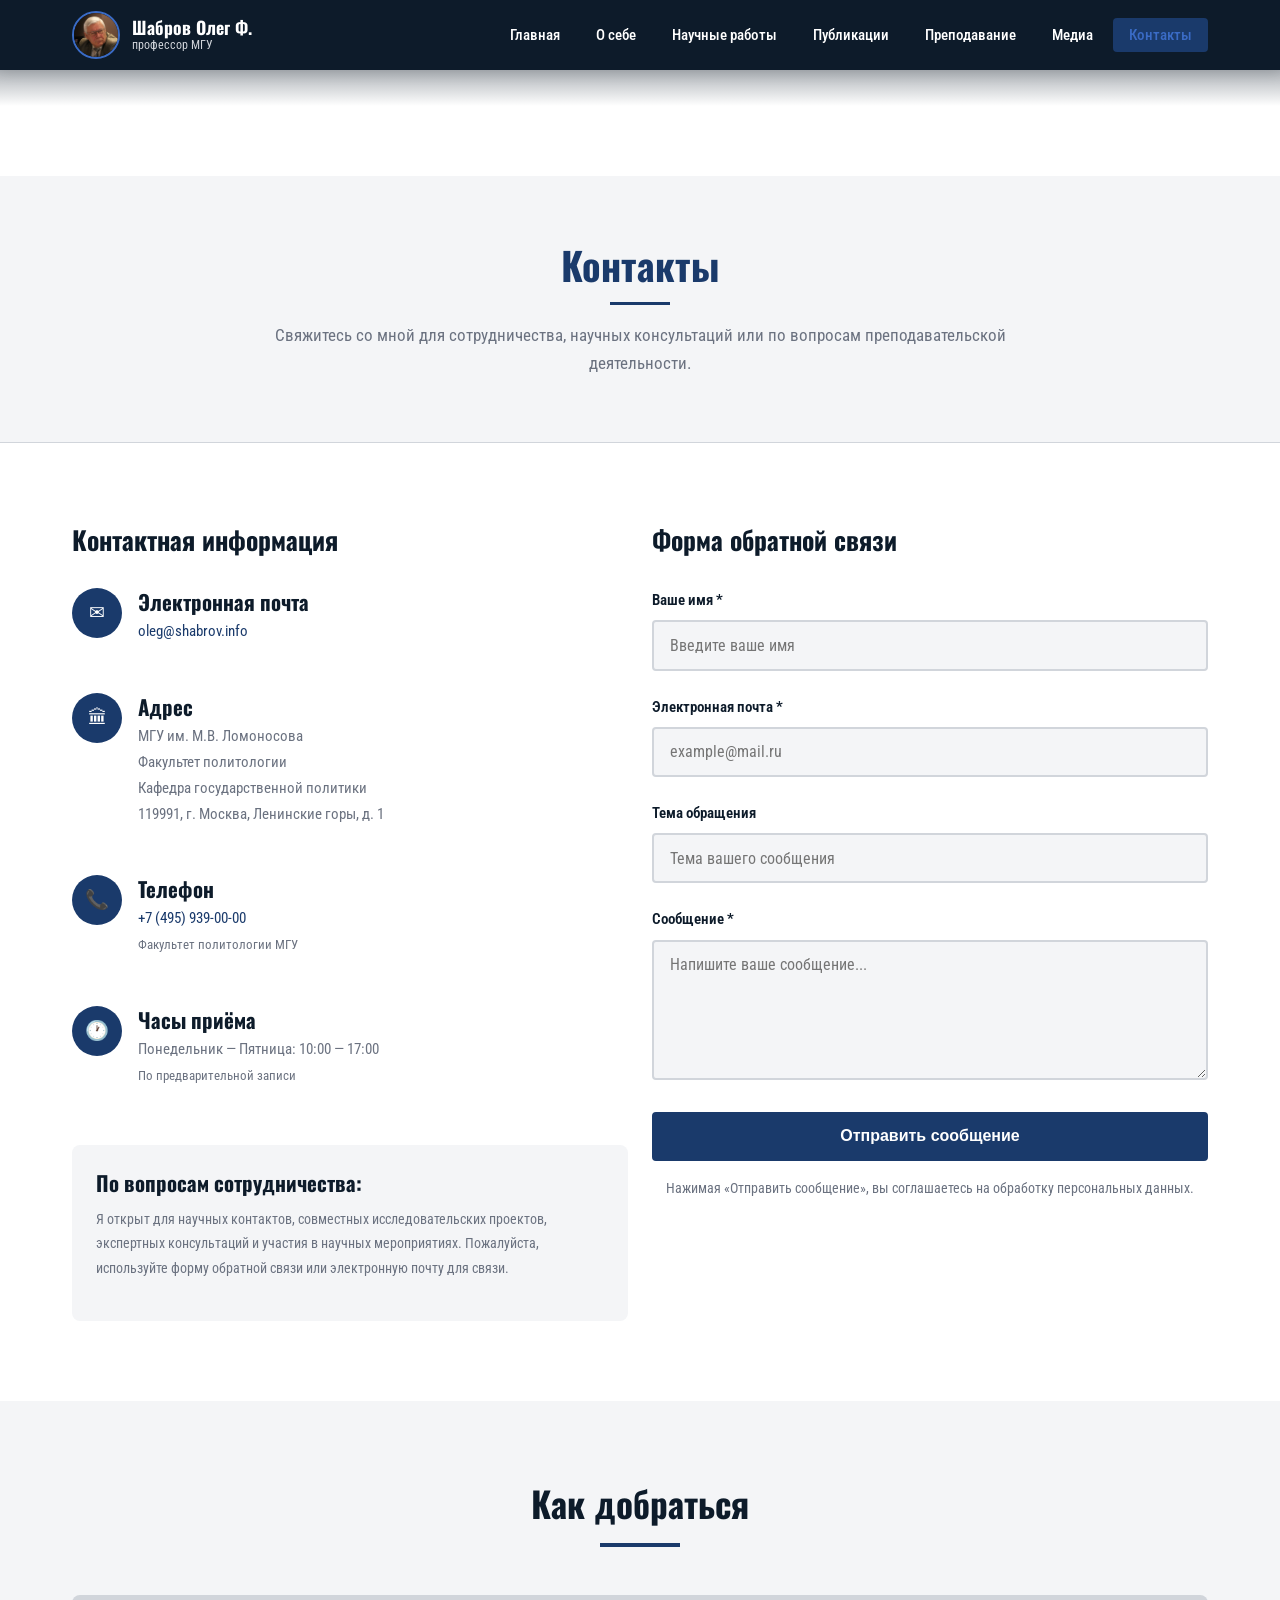
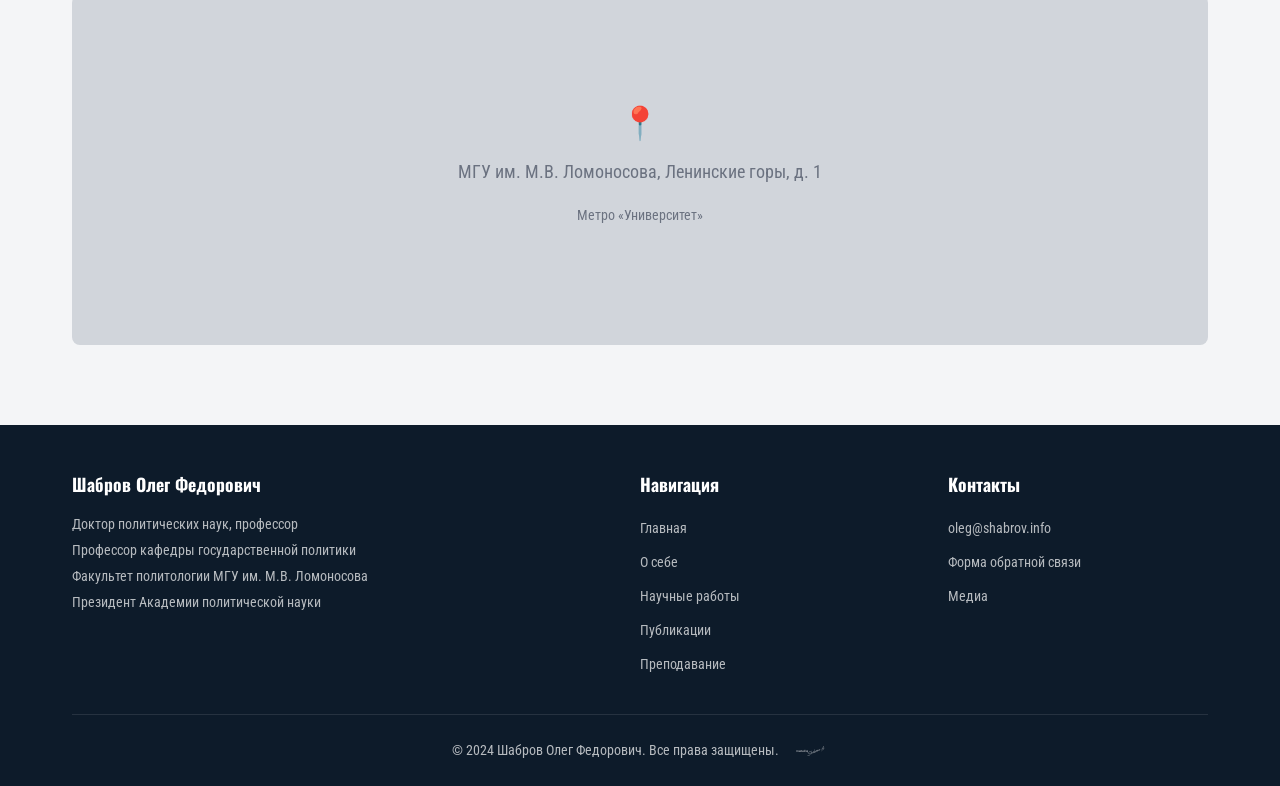
<file: contacts.html>
<!DOCTYPE html>
<html lang="ru">
<head>
  <meta charset="UTF-8">
  <meta name="viewport" content="width=device-width, initial-scale=1.0">
  <meta name="description" content="Контакты Шаброва Олега Федоровича — email, форма обратной связи, адрес.">
  <title>Контакты — Шабров Олег Федорович</title>
  <link rel="stylesheet" href="css/style.css">
  <link rel="icon" type="image/svg+xml" href="images/Favicon_fin.svg">
</head>
<body>

  <!-- Header -->
  <header class="header">
    <div class="container">
      <a href="index.html" class="logo">
        <img src="images/Shabrov OF.jpg" alt="Шабров Олег Федорович" class="logo-img">
        <div class="logo-text">
          Шабров Олег Ф.
          <small>профессор МГУ</small>
        </div>
      </a>

      <nav class="nav">
        <ul class="nav-list">
          <li><a href="index.html">Главная</a></li>
          <li><a href="about.html">О себе</a></li>
          <li><a href="publications.html">Научные работы</a></li>
          <li><a href="articles.html">Публикации</a></li>
          <li><a href="teaching.html">Преподавание</a></li>
          <li><a href="media.html">Медиа</a></li>
          <li><a href="contacts.html" class="active">Контакты</a></li>
        </ul>
      </nav>

      <button class="hamburger" aria-label="Меню">
        <span></span>
        <span></span>
        <span></span>
      </button>
    </div>
  </header>

  <!-- Breadcrumb -->
  <section class="breadcrumb">
    <div class="container">
      <ul class="breadcrumb-list">
        <li><a href="index.html">Главная</a></li>
        <span class="separator">/</span>
        <li class="current">Контакты</li>
      </ul>
    </div>
  </section>

  <!-- Page Content -->
  <div class="page-content">

    <section class="page-intro">
      <div class="container">
        <h2>Контакты</h2>
        <p>Свяжитесь со мной для сотрудничества, научных консультаций или по вопросам преподавательской деятельности.</p>
      </div>
    </section>

    <section class="section">
      <div class="container">
        <div class="contact-grid">

          <!-- Contact info -->
          <div>
            <h3 style="margin-bottom: 2rem;">Контактная информация</h3>

            <div class="contact-info-item fade-in">
              <div class="contact-icon">✉</div>
              <div>
                <h4>Электронная почта</h4>
                <p><a href="mailto:oleg@shabrov.info" style="color: var(--blue-primary);">oleg@shabrov.info</a></p>
              </div>
            </div>

            <div class="contact-info-item fade-in">
              <div class="contact-icon">🏛</div>
              <div>
                <h4>Адрес</h4>
                <p>МГУ им. М.В. Ломоносова<br>
                Факультет политологии<br>
                Кафедра государственной политики<br>
                119991, г. Москва, Ленинские горы, д. 1</p>
              </div>
            </div>

            <div class="contact-info-item fade-in">
              <div class="contact-icon">📞</div>
              <div>
                <h4>Телефон</h4>
                <p><a href="tel:+74959390000" style="color: var(--blue-primary);">+7 (495) 939-00-00</a><br>
                <small style="color: var(--gray-text);">Факультет политологии МГУ</small></p>
              </div>
            </div>

            <div class="contact-info-item fade-in">
              <div class="contact-icon">🕐</div>
              <div>
                <h4>Часы приёма</h4>
                <p>Понедельник — Пятница: 10:00 — 17:00<br>
                <small style="color: var(--gray-text);">По предварительной записи</small></p>
              </div>
            </div>

            <div style="margin-top: 2.5rem; padding: 1.5rem; background: var(--gray-light); border-radius: 8px;" class="fade-in">
              <h4 style="margin-bottom: 0.75rem;">По вопросам сотрудничества:</h4>
              <p style="font-size: 0.9rem; color: var(--gray-text);">
                Я открыт для научных контактов, совместных исследовательских проектов, экспертных консультаций и участия в научных мероприятиях. Пожалуйста, используйте форму обратной связи или электронную почту для связи.
              </p>
            </div>
          </div>

          <!-- Contact form -->
          <div>
            <h3 style="margin-bottom: 2rem;">Форма обратной связи</h3>
            <form id="contactForm">
              <div class="form-group">
                <label for="name">Ваше имя *</label>
                <input type="text" id="name" name="name" placeholder="Введите ваше имя" required>
              </div>

              <div class="form-group">
                <label for="email">Электронная почта *</label>
                <input type="email" id="email" name="email" placeholder="example@mail.ru" required>
              </div>

              <div class="form-group">
                <label for="subject">Тема обращения</label>
                <input type="text" id="subject" name="subject" placeholder="Тема вашего сообщения">
              </div>

              <div class="form-group">
                <label for="message">Сообщение *</label>
                <textarea id="message" name="message" placeholder="Напишите ваше сообщение..." required></textarea>
              </div>

              <button type="submit" class="btn btn-blue" style="width: 100%; justify-content: center;">Отправить сообщение</button>

              <p style="font-size: 0.85rem; color: var(--gray-text); margin-top: 1rem; text-align: center;">
                Нажимая «Отправить сообщение», вы соглашаетесь на обработку персональных данных.
              </p>
            </form>
          </div>

        </div>
      </div>
    </section>

    <!-- Map section -->
    <section class="section section-alt">
      <div class="container">
        <h2 class="section-title">Как добраться</h2>
        <div style="background: var(--gray-medium); border-radius: 8px; height: 350px; display: flex; align-items: center; justify-content: center; color: var(--gray-text); font-size: 1.1rem;">
          <div style="text-align: center;">
            <p style="font-size: 2rem; margin-bottom: 0.5rem;">📍</p>
            <p>МГУ им. М.В. Ломоносова, Ленинские горы, д. 1</p>
            <p style="font-size: 0.9rem; margin-top: 0.5rem;">Метро «Университет»</p>
          </div>
        </div>
      </div>
    </section>

  </div>

  <!-- Footer -->
  <footer class="footer">
    <div class="container">
      <div class="footer-grid">
        <div>
          <h4>Шабров Олег Федорович</h4>
          <p>Доктор политических наук, профессор<br>
          Профессор кафедры государственной политики<br>
          Факультет политологии МГУ им. М.В. Ломоносова<br>
          Президент Академии политической науки</p>
        </div>
        <div class="footer-links">
          <h4>Навигация</h4>
          <a href="index.html">Главная</a>
          <a href="about.html">О себе</a>
          <a href="publications.html">Научные работы</a>
          <a href="articles.html">Публикации</a>
          <a href="teaching.html">Преподавание</a>
        </div>
        <div class="footer-links">
          <h4>Контакты</h4>
          <a href="mailto:oleg@shabrov.info">oleg@shabrov.info</a>
          <a href="contacts.html">Форма обратной связи</a>
          <a href="media.html">Медиа</a>
        </div>
      </div>
      <div class="footer-bottom">
        <span class="copy">&copy; 2024 Шабров Олег Федорович. Все права защищены.</span>
        <span class="creator">
          <img src="images/signature.svg" alt="Creator">
        </span>
      </div>
    </div>
  </footer>

  <!-- Back to top -->
  <button class="back-to-top" aria-label="Наверх">↑</button>

  <script src="js/main.js"></script>

</body>
</html>
</file>
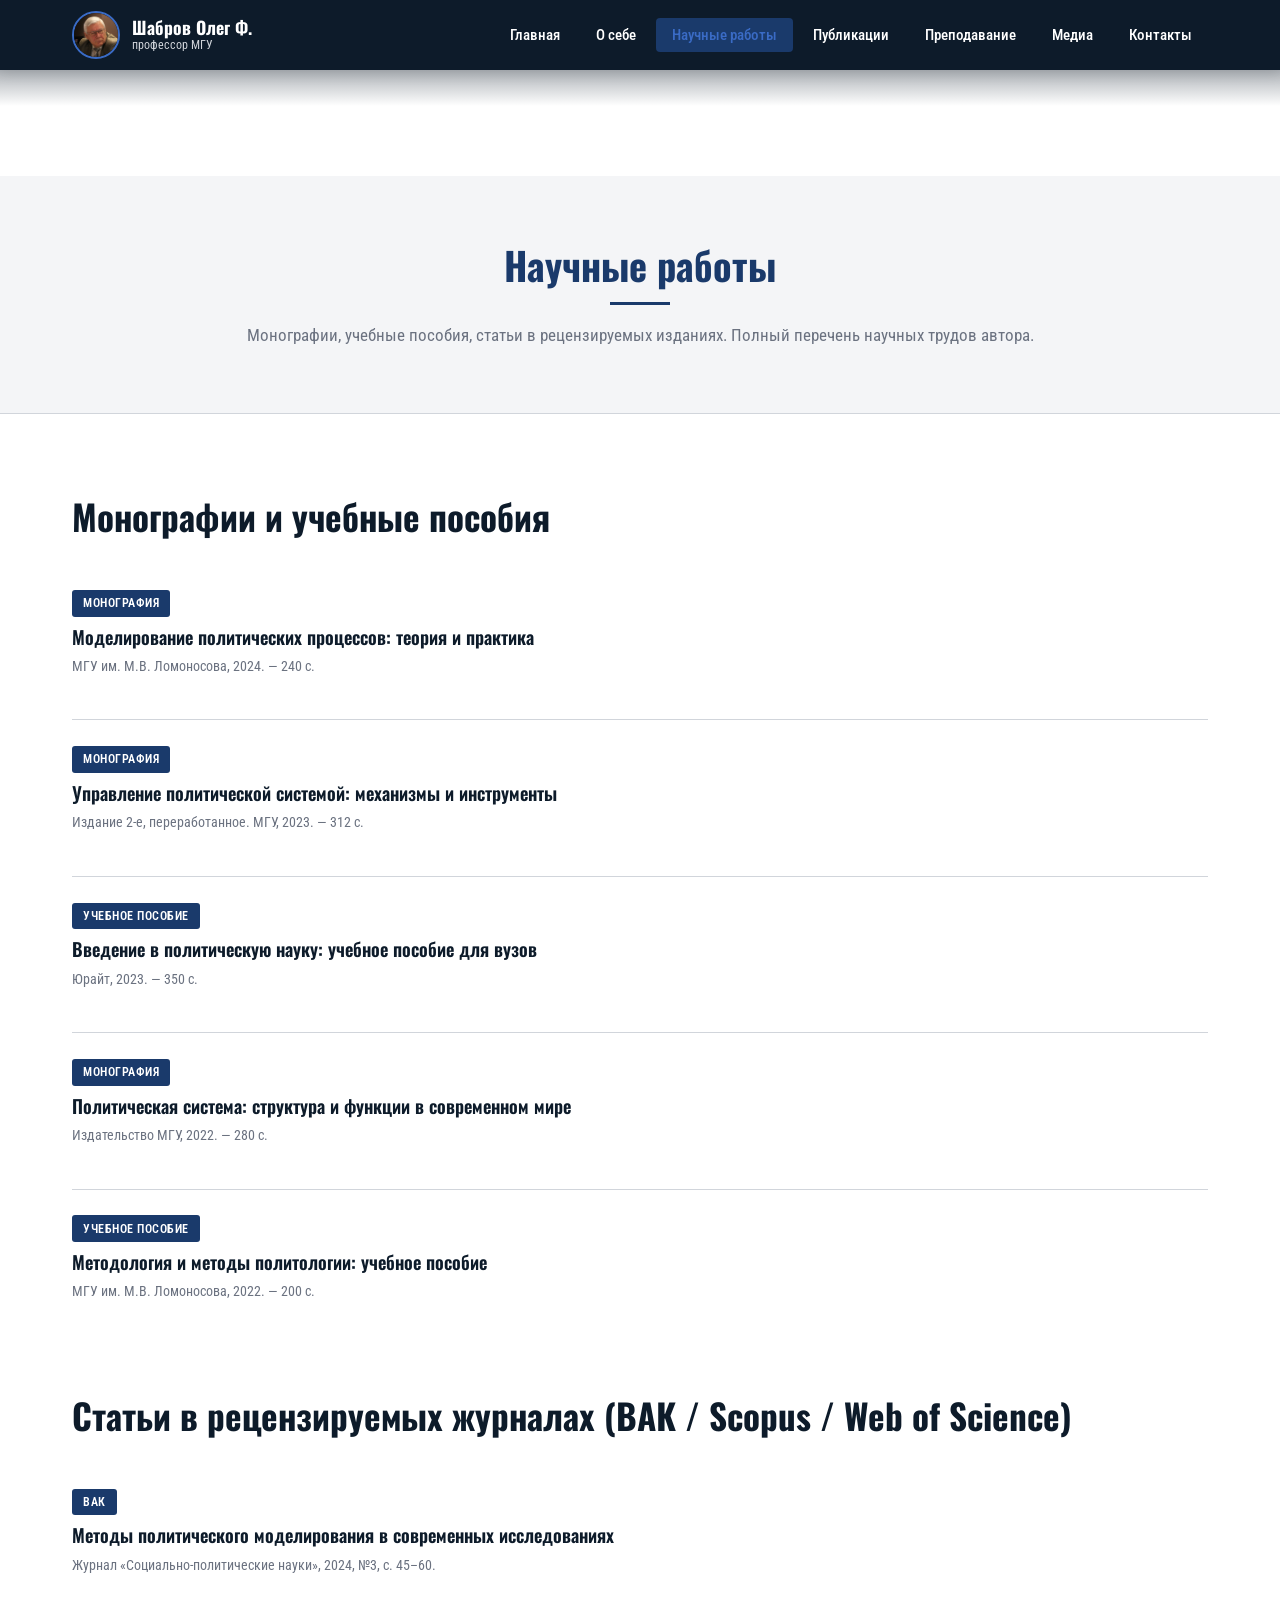
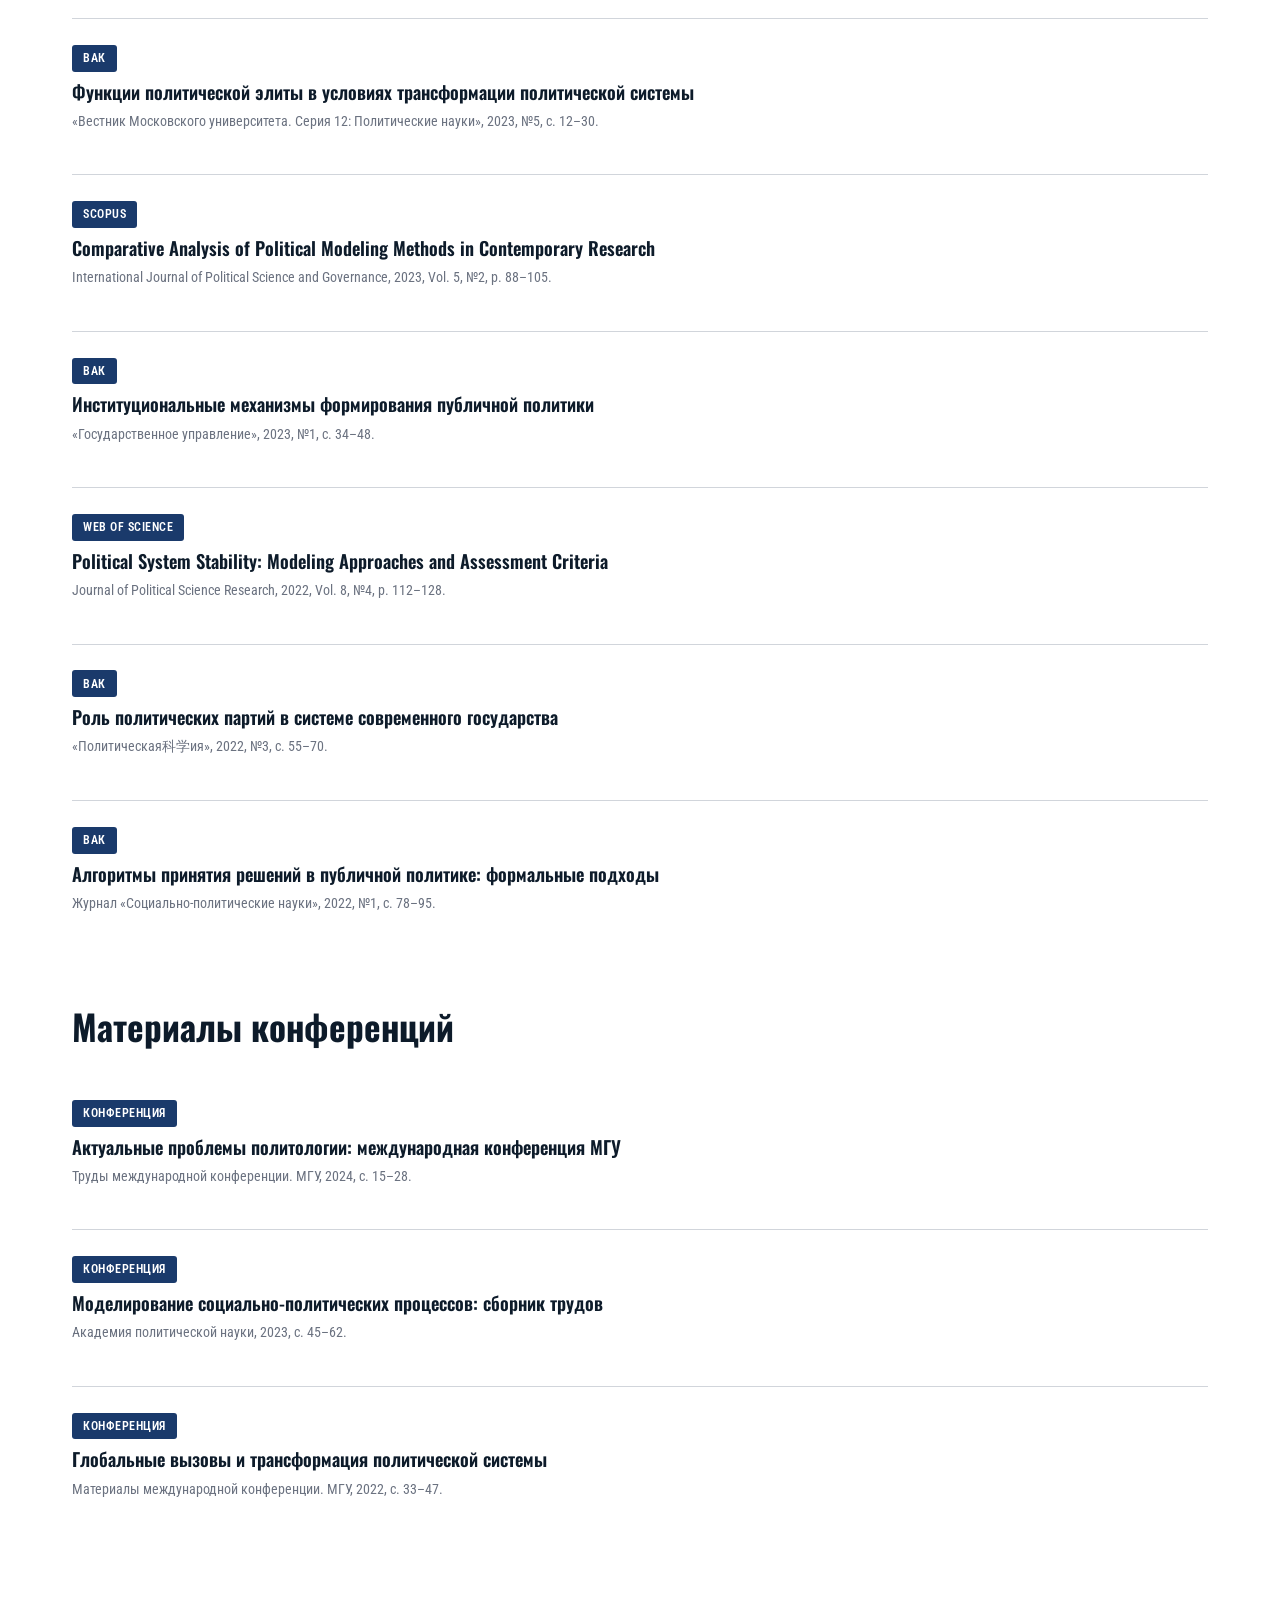
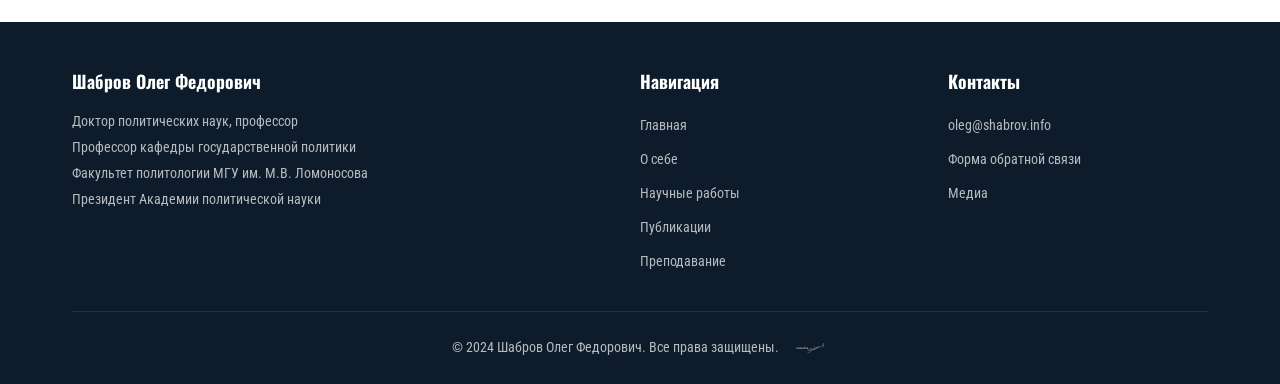
<file: publications.html>
<!DOCTYPE html>
<html lang="ru">
<head>
  <meta charset="UTF-8">
  <meta name="viewport" content="width=device-width, initial-scale=1.0">
  <meta name="description" content="Научные работы Шаброва Олега Федоровича — монографии, статьи, учебные пособия.">
  <title>Научные работы — Шабров Олег Федорович</title>
  <link rel="stylesheet" href="css/style.css">
  <link rel="icon" type="image/svg+xml" href="images/Favicon_fin.svg">
</head>
<body>

  <!-- Header -->
  <header class="header">
    <div class="container">
      <a href="index.html" class="logo">
        <img src="images/Shabrov OF.jpg" alt="Шабров Олег Федорович" class="logo-img">
        <div class="logo-text">
          Шабров Олег Ф.
          <small>профессор МГУ</small>
        </div>
      </a>

      <nav class="nav">
        <ul class="nav-list">
          <li><a href="index.html">Главная</a></li>
          <li><a href="about.html">О себе</a></li>
          <li><a href="publications.html" class="active">Научные работы</a></li>
          <li><a href="articles.html">Публикации</a></li>
          <li><a href="teaching.html">Преподавание</a></li>
          <li><a href="media.html">Медиа</a></li>
          <li><a href="contacts.html">Контакты</a></li>
        </ul>
      </nav>

      <button class="hamburger" aria-label="Меню">
        <span></span>
        <span></span>
        <span></span>
      </button>
    </div>
  </header>

  <!-- Breadcrumb -->
  <section class="breadcrumb">
    <div class="container">
      <ul class="breadcrumb-list">
        <li><a href="index.html">Главная</a></li>
        <span class="separator">/</span>
        <li class="current">Научные работы</li>
      </ul>
    </div>
  </section>

  <!-- Page Content -->
  <div class="page-content">

    <section class="page-intro">
      <div class="container">
        <h2>Научные работы</h2>
        <p>Монографии, учебные пособия, статьи в рецензируемых изданиях. Полный перечень научных трудов автора.</p>
      </div>
    </section>

    <section class="section">
      <div class="container">

        <!-- Monographs -->
        <h2 style="margin-bottom: 1.5rem;">Монографии и учебные пособия</h2>
        <div style="margin-bottom: 3rem;">
          <div class="pub-item fade-in">
            <span class="pub-type">Монография</span>
            <h3 class="pub-title">Моделирование политических процессов: теория и практика</h3>
            <p class="pub-meta">МГУ им. М.В. Ломоносова, 2024. — 240 с.</p>
          </div>
          <div class="pub-item fade-in">
            <span class="pub-type">Монография</span>
            <h3 class="pub-title">Управление политической системой: механизмы и инструменты</h3>
            <p class="pub-meta">Издание 2-е, переработанное. МГУ, 2023. — 312 с.</p>
          </div>
          <div class="pub-item fade-in">
            <span class="pub-type">Учебное пособие</span>
            <h3 class="pub-title">Введение в политическую науку: учебное пособие для вузов</h3>
            <p class="pub-meta">Юрайт, 2023. — 350 с.</p>
          </div>
          <div class="pub-item fade-in">
            <span class="pub-type">Монография</span>
            <h3 class="pub-title">Политическая система: структура и функции в современном мире</h3>
            <p class="pub-meta">Издательство МГУ, 2022. — 280 с.</p>
          </div>
          <div class="pub-item fade-in">
            <span class="pub-type">Учебное пособие</span>
            <h3 class="pub-title">Методология и методы политологии: учебное пособие</h3>
            <p class="pub-meta">МГУ им. М.В. Ломоносова, 2022. — 200 с.</p>
          </div>
        </div>

        <!-- Articles -->
        <h2 style="margin-bottom: 1.5rem;">Статьи в рецензируемых журналах (ВАК / Scopus / Web of Science)</h2>
        <div style="margin-bottom: 3rem;">
          <div class="pub-item fade-in">
            <span class="pub-type">ВАК</span>
            <h3 class="pub-title">Методы политического моделирования в современных исследованиях</h3>
            <p class="pub-meta">Журнал «Социально-политические науки», 2024, №3, с. 45–60.</p>
          </div>
          <div class="pub-item fade-in">
            <span class="pub-type">ВАК</span>
            <h3 class="pub-title">Функции политической элиты в условиях трансформации политической системы</h3>
            <p class="pub-meta">«Вестник Московского университета. Серия 12: Политические науки», 2023, №5, с. 12–30.</p>
          </div>
          <div class="pub-item fade-in">
            <span class="pub-type">Scopus</span>
            <h3 class="pub-title">Comparative Analysis of Political Modeling Methods in Contemporary Research</h3>
            <p class="pub-meta">International Journal of Political Science and Governance, 2023, Vol. 5, №2, p. 88–105.</p>
          </div>
          <div class="pub-item fade-in">
            <span class="pub-type">ВАК</span>
            <h3 class="pub-title">Институциональные механизмы формирования публичной политики</h3>
            <p class="pub-meta">«Государственное управление», 2023, №1, с. 34–48.</p>
          </div>
          <div class="pub-item fade-in">
            <span class="pub-type">Web of Science</span>
            <h3 class="pub-title">Political System Stability: Modeling Approaches and Assessment Criteria</h3>
            <p class="pub-meta">Journal of Political Science Research, 2022, Vol. 8, №4, p. 112–128.</p>
          </div>
          <div class="pub-item fade-in">
            <span class="pub-type">ВАК</span>
            <h3 class="pub-title">Роль политических партий в системе современного государства</h3>
            <p class="pub-meta">«Политическая科学ия», 2022, №3, с. 55–70.</p>
          </div>
          <div class="pub-item fade-in">
            <span class="pub-type">ВАК</span>
            <h3 class="pub-title">Алгоритмы принятия решений в публичной политике: формальные подходы</h3>
            <p class="pub-meta">Журнал «Социально-политические науки», 2022, №1, с. 78–95.</p>
          </div>
        </div>

        <!-- Conference Proceedings -->
        <h2 style="margin-bottom: 1.5rem;">Материалы конференций</h2>
        <div>
          <div class="pub-item fade-in">
            <span class="pub-type">Конференция</span>
            <h3 class="pub-title">Актуальные проблемы политологии: международная конференция МГУ</h3>
            <p class="pub-meta">Труды международной конференции. МГУ, 2024, с. 15–28.</p>
          </div>
          <div class="pub-item fade-in">
            <span class="pub-type">Конференция</span>
            <h3 class="pub-title">Моделирование социально-политических процессов: сборник трудов</h3>
            <p class="pub-meta">Академия политической науки, 2023, с. 45–62.</p>
          </div>
          <div class="pub-item fade-in">
            <span class="pub-type">Конференция</span>
            <h3 class="pub-title">Глобальные вызовы и трансформация политической системы</h3>
            <p class="pub-meta">Материалы международной конференции. МГУ, 2022, с. 33–47.</p>
          </div>
        </div>

      </div>
    </section>

  </div>

  <!-- Footer -->
  <footer class="footer">
    <div class="container">
      <div class="footer-grid">
        <div>
          <h4>Шабров Олег Федорович</h4>
          <p>Доктор политических наук, профессор<br>
          Профессор кафедры государственной политики<br>
          Факультет политологии МГУ им. М.В. Ломоносова<br>
          Президент Академии политической науки</p>
        </div>
        <div class="footer-links">
          <h4>Навигация</h4>
          <a href="index.html">Главная</a>
          <a href="about.html">О себе</a>
          <a href="publications.html">Научные работы</a>
          <a href="articles.html">Публикации</a>
          <a href="teaching.html">Преподавание</a>
        </div>
        <div class="footer-links">
          <h4>Контакты</h4>
          <a href="mailto:oleg@shabrov.info">oleg@shabrov.info</a>
          <a href="contacts.html">Форма обратной связи</a>
          <a href="media.html">Медиа</a>
        </div>
      </div>
      <div class="footer-bottom">
        <span class="copy">&copy; 2024 Шабров Олег Федорович. Все права защищены.</span>
        <span class="creator">
          <img src="images/signature.svg" alt="Creator">
        </span>
      </div>
    </div>
  </footer>

  <!-- Back to top -->
  <button class="back-to-top" aria-label="Наверх">↑</button>

  <script src="js/main.js"></script>

</body>
</html>
</file>
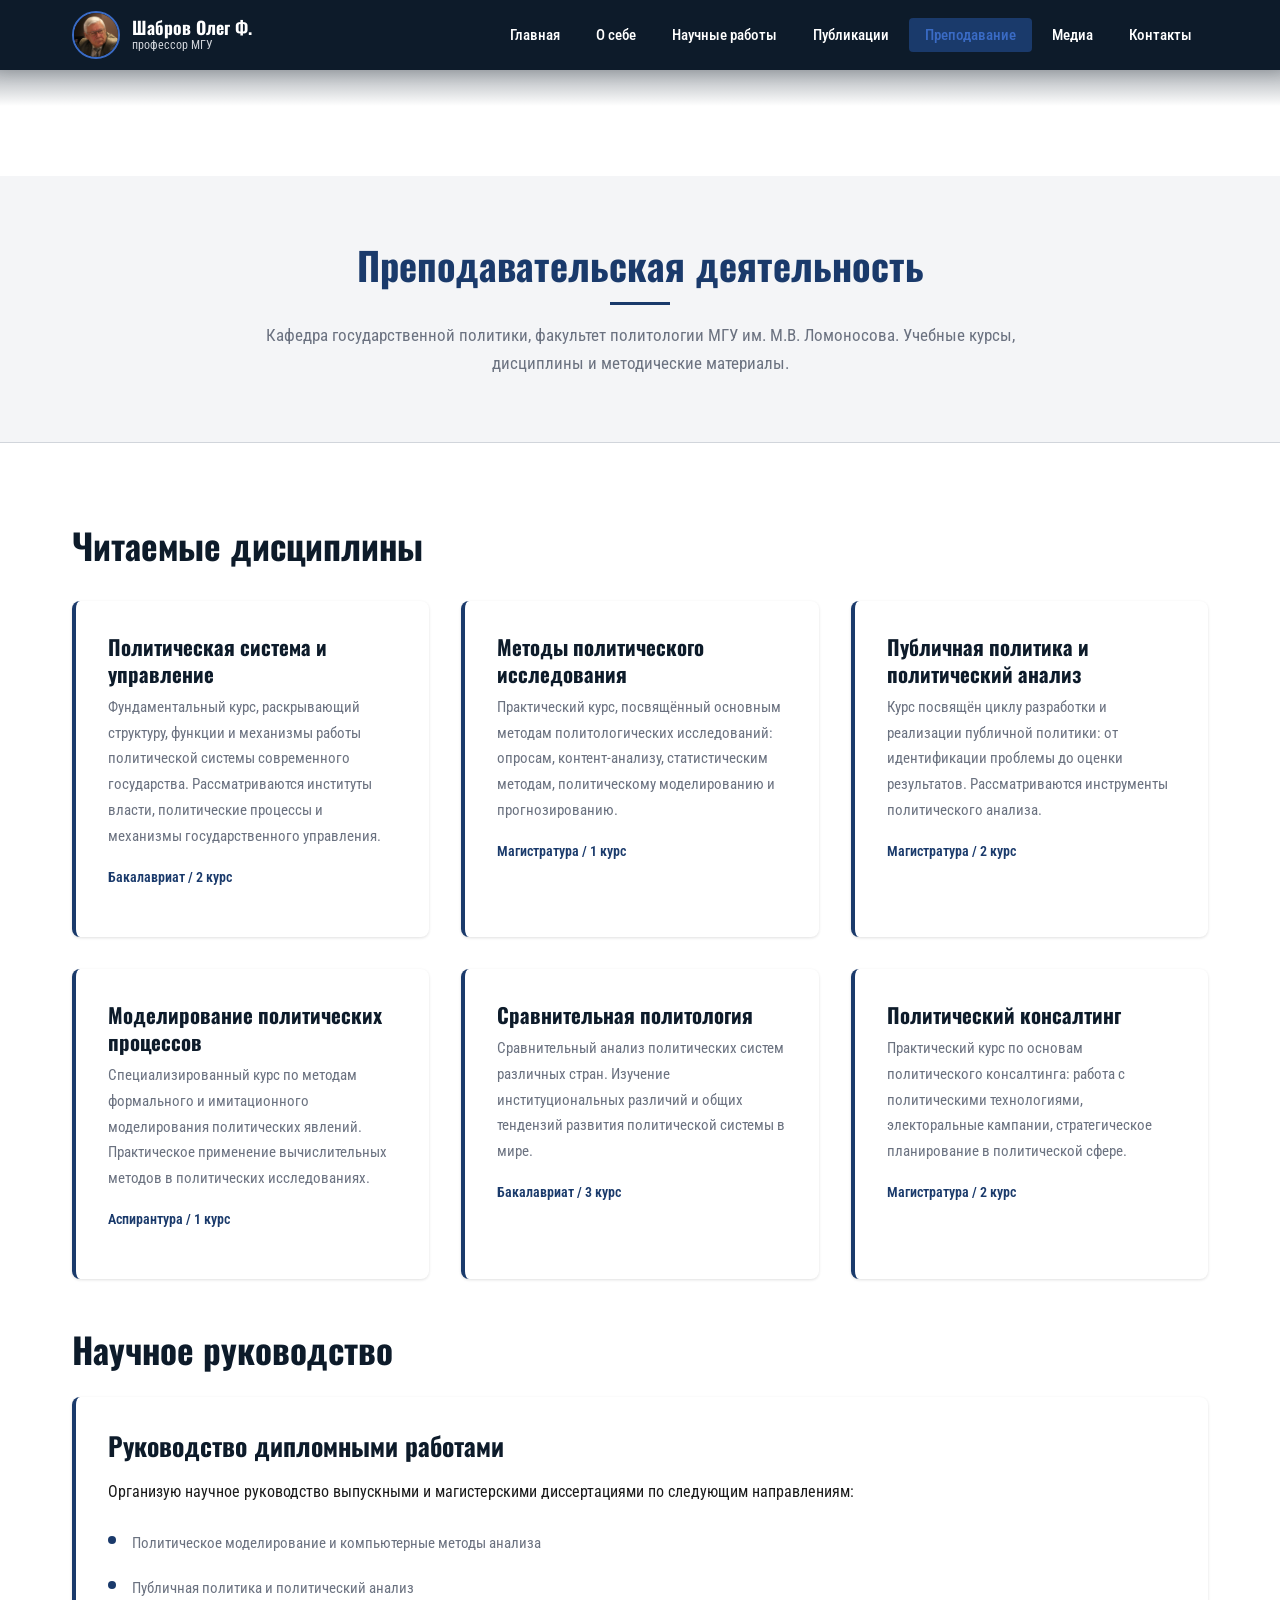
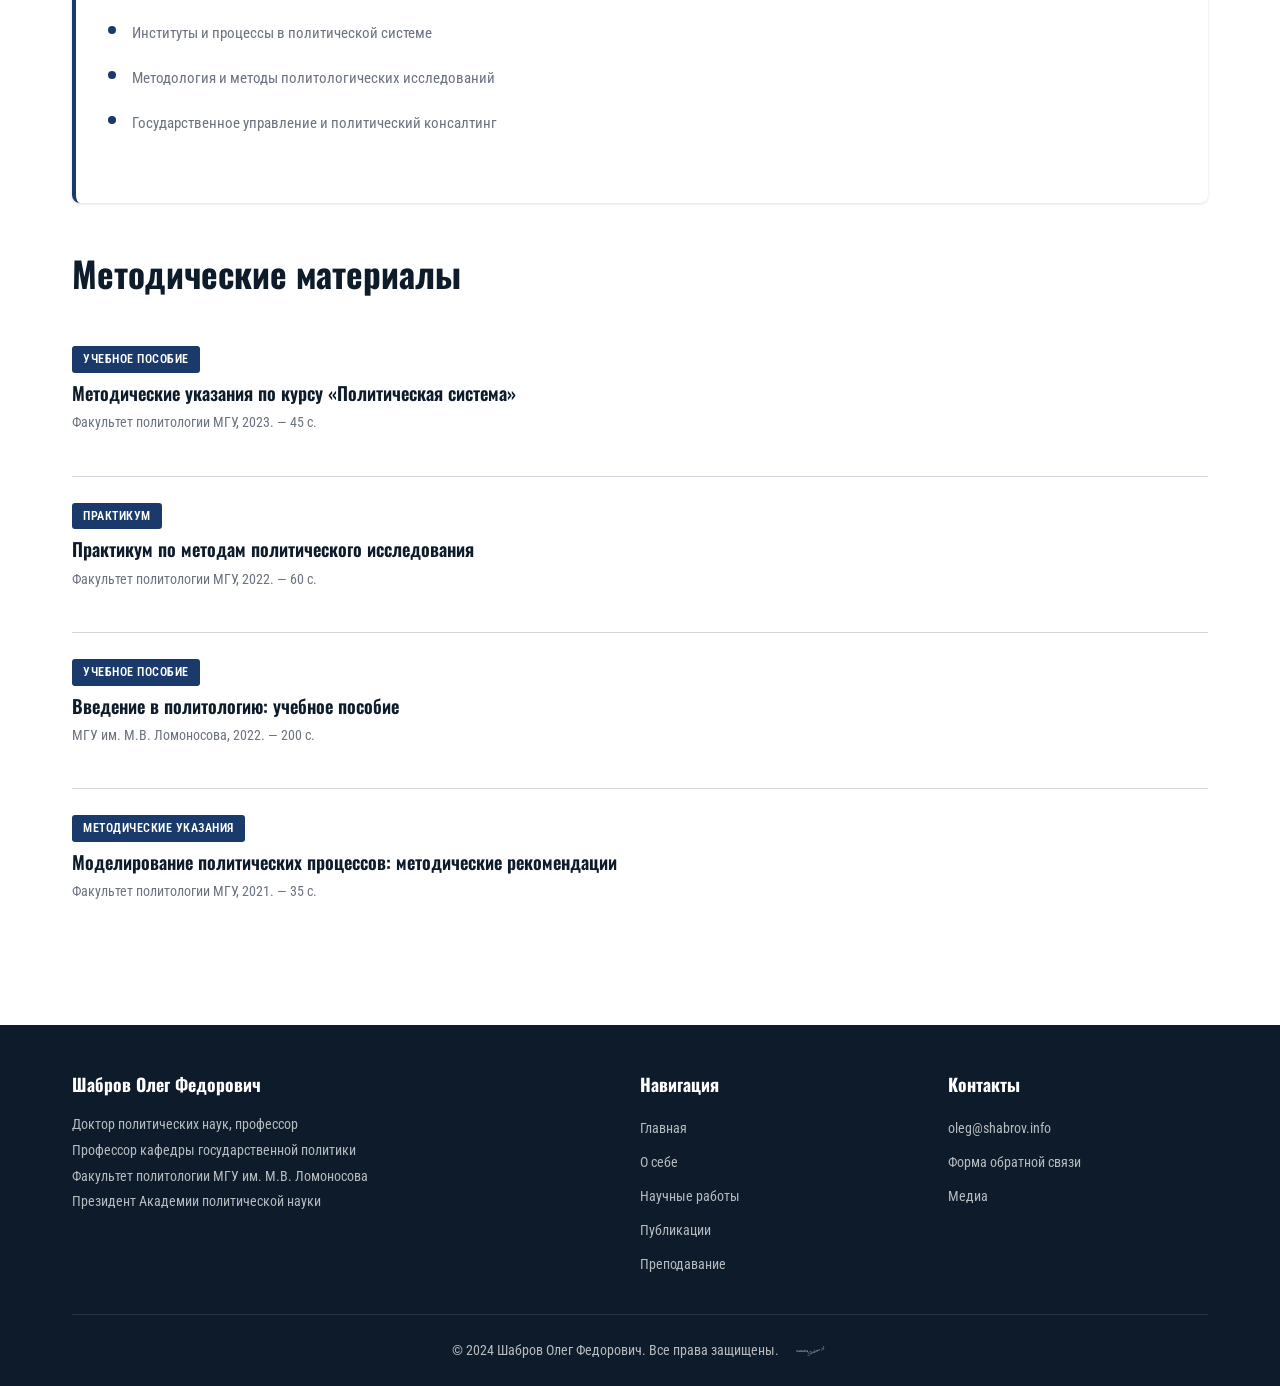
<file: teaching.html>
<!DOCTYPE html>
<html lang="ru">
<head>
  <meta charset="UTF-8">
  <meta name="viewport" content="width=device-width, initial-scale=1.0">
  <meta name="description" content="Преподавательская деятельность Шаброва Олега Федоровича — курсы, дисциплины, методические материалы.">
  <title>Преподавательская деятельность — Шабров Олег Федорович</title>
  <link rel="stylesheet" href="css/style.css">
  <link rel="icon" type="image/svg+xml" href="images/Favicon_fin.svg">
</head>
<body>

  <!-- Header -->
  <header class="header">
    <div class="container">
      <a href="index.html" class="logo">
        <img src="images/Shabrov OF.jpg" alt="Шабров Олег Федорович" class="logo-img">
        <div class="logo-text">
          Шабров Олег Ф.
          <small>профессор МГУ</small>
        </div>
      </a>

      <nav class="nav">
        <ul class="nav-list">
          <li><a href="index.html">Главная</a></li>
          <li><a href="about.html">О себе</a></li>
          <li><a href="publications.html">Научные работы</a></li>
          <li><a href="articles.html">Публикации</a></li>
          <li><a href="teaching.html" class="active">Преподавание</a></li>
          <li><a href="media.html">Медиа</a></li>
          <li><a href="contacts.html">Контакты</a></li>
        </ul>
      </nav>

      <button class="hamburger" aria-label="Меню">
        <span></span>
        <span></span>
        <span></span>
      </button>
    </div>
  </header>

  <!-- Breadcrumb -->
  <section class="breadcrumb">
    <div class="container">
      <ul class="breadcrumb-list">
        <li><a href="index.html">Главная</a></li>
        <span class="separator">/</span>
        <li class="current">Преподавание</li>
      </ul>
    </div>
  </section>

  <!-- Page Content -->
  <div class="page-content">

    <section class="page-intro">
      <div class="container">
        <h2>Преподавательская деятельность</h2>
        <p>Кафедра государственной политики, факультет политологии МГУ им. М.В. Ломоносова. Учебные курсы, дисциплины и методические материалы.</p>
      </div>
    </section>

    <section class="section">
      <div class="container">

        <h2 style="margin-bottom: 2rem;">Читаемые дисциплины</h2>
        <div class="card-grid" style="margin-bottom: 3rem;">

          <div class="teaching-card fade-in">
            <h4>Политическая система и управление</h4>
            <p>Фундаментальный курс, раскрывающий структуру, функции и механизмы работы политической системы современного государства. Рассматриваются институты власти, политические процессы и механизмы государственного управления.</p>
            <p style="margin-top: 0.5rem; font-size: 0.85rem; color: var(--blue-primary); font-weight: 600;">Бакалавриат / 2 курс</p>
          </div>

          <div class="teaching-card fade-in">
            <h4>Методы политического исследования</h4>
            <p>Практический курс, посвящённый основным методам политологических исследований: опросам, контент-анализу, статистическим методам, политическому моделированию и прогнозированию.</p>
            <p style="margin-top: 0.5rem; font-size: 0.85rem; color: var(--blue-primary); font-weight: 600;">Магистратура / 1 курс</p>
          </div>

          <div class="teaching-card fade-in">
            <h4>Публичная политика и политический анализ</h4>
            <p>Курс посвящён циклу разработки и реализации публичной политики: от идентификации проблемы до оценки результатов. Рассматриваются инструменты политического анализа.</p>
            <p style="margin-top: 0.5rem; font-size: 0.85rem; color: var(--blue-primary); font-weight: 600;">Магистратура / 2 курс</p>
          </div>

          <div class="teaching-card fade-in">
            <h4>Моделирование политических процессов</h4>
            <p>Специализированный курс по методам формального и имитационного моделирования политических явлений. Практическое применение вычислительных методов в политических исследованиях.</p>
            <p style="margin-top: 0.5rem; font-size: 0.85rem; color: var(--blue-primary); font-weight: 600;">Аспирантура / 1 курс</p>
          </div>

          <div class="teaching-card fade-in">
            <h4>Сравнительная политология</h4>
            <p>Сравнительный анализ политических систем различных стран. Изучение институциональных различий и общих тендензий развития политической системы в мире.</p>
            <p style="margin-top: 0.5rem; font-size: 0.85rem; color: var(--blue-primary); font-weight: 600;">Бакалавриат / 3 курс</p>
          </div>

          <div class="teaching-card fade-in">
            <h4>Политический консалтинг</h4>
            <p>Практический курс по основам политического консалтинга: работа с политическими технологиями, электоральные кампании, стратегическое планирование в политической сфере.</p>
            <p style="margin-top: 0.5rem; font-size: 0.85rem; color: var(--blue-primary); font-weight: 600;">Магистратура / 2 курс</p>
          </div>

        </div>

        <!-- Academic supervision -->
        <h2 style="margin-bottom: 1.5rem;">Научное руководство</h2>
        <div style="background: var(--white); border-radius: 8px; padding: 2rem; border-left: 4px solid var(--blue-primary); box-shadow: var(--shadow-sm); margin-bottom: 3rem;" class="fade-in">
          <h3 style="margin-bottom: 1rem;">Руководство дипломными работами</h3>
          <p>Организую научное руководство выпускными и магистерскими диссертациями по следующим направлениям:</p>
          <ul class="regal-list" style="margin-top: 1rem;">
            <li>Политическое моделирование и компьютерные методы анализа</li>
            <li>Публичная политика и политический анализ</li>
            <li>Институты и процессы в политической системе</li>
            <li>Методология и методы политологических исследований</li>
            <li>Государственное управление и политический консалтинг</li>
          </ul>
        </div>

        <h2 style="margin-bottom: 1.5rem;">Методические материалы</h2>
        <div class="pub-list">
          <div class="pub-item fade-in">
            <span class="pub-type">Учебное пособие</span>
            <h3 class="pub-title">Методические указания по курсу «Политическая система»</h3>
            <p class="pub-meta">Факультет политологии МГУ, 2023. — 45 с.</p>
          </div>
          <div class="pub-item fade-in">
            <span class="pub-type">Практикум</span>
            <h3 class="pub-title">Практикум по методам политического исследования</h3>
            <p class="pub-meta">Факультет политологии МГУ, 2022. — 60 с.</p>
          </div>
          <div class="pub-item fade-in">
            <span class="pub-type">Учебное пособие</span>
            <h3 class="pub-title">Введение в политологию: учебное пособие</h3>
            <p class="pub-meta">МГУ им. М.В. Ломоносова, 2022. — 200 с.</p>
          </div>
          <div class="pub-item fade-in">
            <span class="pub-type">Методические указания</span>
            <h3 class="pub-title">Моделирование политических процессов: методические рекомендации</h3>
            <p class="pub-meta">Факультет политологии МГУ, 2021. — 35 с.</p>
          </div>
        </div>

      </div>
    </section>

  </div>

  <!-- Footer -->
  <footer class="footer">
    <div class="container">
      <div class="footer-grid">
        <div>
          <h4>Шабров Олег Федорович</h4>
          <p>Доктор политических наук, профессор<br>
          Профессор кафедры государственной политики<br>
          Факультет политологии МГУ им. М.В. Ломоносова<br>
          Президент Академии политической науки</p>
        </div>
        <div class="footer-links">
          <h4>Навигация</h4>
          <a href="index.html">Главная</a>
          <a href="about.html">О себе</a>
          <a href="publications.html">Научные работы</a>
          <a href="articles.html">Публикации</a>
          <a href="teaching.html">Преподавание</a>
        </div>
        <div class="footer-links">
          <h4>Контакты</h4>
          <a href="mailto:oleg@shabrov.info">oleg@shabrov.info</a>
          <a href="contacts.html">Форма обратной связи</a>
          <a href="media.html">Медиа</a>
        </div>
      </div>
      <div class="footer-bottom">
        <span class="copy">&copy; 2024 Шабров Олег Федорович. Все права защищены.</span>
        <span class="creator">
          <img src="images/signature.svg" alt="Creator">
        </span>
      </div>
    </div>
  </footer>

  <!-- Back to top -->
  <button class="back-to-top" aria-label="Наверх">↑</button>

  <script src="js/main.js"></script>

</body>
</html>
</file>
<file: css/style.css>
/* ============================================
   SITE: Шабров Олег Федорович — Политолог
   STYLE: Strict academic, Blue/Black/White
   ============================================ */

/* --- Google Fonts --- */
@import url('https://fonts.googleapis.com/css2?family=Oswald:wght@400;500;600;700&family=Roboto+Condensed:wght@300;400;500;600;700&display=swap');

/* --- CSS Variables --- */
:root {
  --blue-primary: #1a3a6b;
  --blue-dark: #0d1b2a;
  --blue-accent: #2854a0;
  --blue-light: #3a6bc5;
  --black: #1a1a1a;
  --white: #ffffff;
  --gray-light: #f4f5f7;
  --gray-medium: #d1d5db;
  --gray-text: #6b7280;
  --font-heading: 'Oswald', 'Segoe UI', sans-serif;
  --font-body: 'Roboto Condensed', 'Segoe UI', sans-serif;
  --shadow-sm: 0 1px 3px rgba(0,0,0,0.12);
  --shadow-md: 0 4px 12px rgba(0,0,0,0.1);
  --shadow-lg: 0 8px 24px rgba(0,0,0,0.15);
  --transition: all 0.3s ease;
  --max-width: 1200px;
}

/* --- Reset & Base --- */
*, *::before, *::after {
  margin: 0;
  padding: 0;
  box-sizing: border-box;
}

html {
  scroll-behavior: smooth;
  font-size: 16px;
}

body {
  font-family: var(--font-body);
  color: var(--black);
  background: var(--white);
  line-height: 1.7;
  overflow-x: hidden;
}

a {
  text-decoration: none;
  color: inherit;
  transition: var(--transition);
}

ul { list-style: none; }

img {
  max-width: 100%;
  height: auto;
  display: block;
}

/* --- Typography --- */
h1, h2, h3, h4, h5, h6 {
  font-family: var(--font-heading);
  font-weight: 700;
  line-height: 1.3;
  color: var(--blue-dark);
}

h1 { font-size: 2.8rem; }
h2 { font-size: 2.2rem; }
h3 { font-size: 1.6rem; }
h4 { font-size: 1.3rem; }

p { margin-bottom: 1rem; }

.container {
  max-width: var(--max-width);
  margin: 0 auto;
  padding: 0 2rem;
}

.section {
  padding: 5rem 0;
}

.section-alt {
  background: var(--gray-light);
}

.section-dark {
  background: var(--blue-dark);
  color: var(--white);
}

.section-title {
  text-align: center;
  margin-bottom: 3rem;
  position: relative;
}

.section-title::after {
  content: '';
  display: block;
  width: 80px;
  height: 4px;
  background: var(--blue-primary);
  margin: 1rem auto 0;
}

.section-dark .section-title {
  color: var(--white);
}

.section-dark .section-title::after {
  background: var(--blue-light);
}

/* --- Header / Navigation --- */
.header {
  position: fixed;
  top: 0;
  left: 0;
  width: 100%;
  z-index: 1000;
  background: var(--blue-dark);
  box-shadow: var(--shadow-md);
  transition: var(--transition);
}

.header.scrolled {
  background: rgba(13, 27, 42, 0.97);
  backdrop-filter: blur(10px);
}

.header .container {
  display: flex;
  align-items: center;
  justify-content: space-between;
  height: 70px;
}

.logo {
  display: flex;
  align-items: center;
  gap: 0.75rem;
}

.logo-img {
  width: 48px;
  height: 48px;
  border-radius: 50%;
  object-fit: cover;
  border: 2px solid var(--blue-light);
}

.logo-text {
  color: var(--white);
  font-family: var(--font-heading);
  font-size: 1.1rem;
  font-weight: 700;
  line-height: 1.2;
}

.logo-text small {
  display: block;
  font-size: 0.75rem;
  font-weight: 400;
  color: var(--gray-medium);
  font-family: var(--font-body);
}

.nav-list {
  display: flex;
  gap: 0.25rem;
}

.nav-list a {
  color: var(--white);
  padding: 0.5rem 1rem;
  border-radius: 4px;
  font-size: 0.95rem;
  font-weight: 500;
  position: relative;
}

.nav-list a:hover,
.nav-list a.active {
  background: var(--blue-primary);
  color: var(--blue-light);
}

/* Hamburger */
.hamburger {
  display: none;
  flex-direction: column;
  gap: 5px;
  cursor: pointer;
  padding: 0.5rem;
  background: none;
  border: none;
}

.hamburger span {
  display: block;
  width: 28px;
  height: 3px;
  background: var(--white);
  border-radius: 2px;
  transition: var(--transition);
}

.hamburger.active span:nth-child(1) {
  transform: rotate(45deg) translate(5px, 6px);
}

.hamburger.active span:nth-child(2) {
  opacity: 0;
}

.hamburger.active span:nth-child(3) {
  transform: rotate(-45deg) translate(5px, -6px);
}

/* --- Hero Section --- */
.hero {
  min-height: 100vh;
  display: flex;
  align-items: center;
  background: linear-gradient(135deg, var(--blue-dark) 0%, var(--blue-primary) 50%, var(--blue-accent) 100%);
  color: var(--white);
  padding-top: 70px;
  position: relative;
  overflow: hidden;
}

.hero::before {
  content: '';
  position: absolute;
  top: 0;
  left: 0;
  width: 100%;
  height: 100%;
  background: url('data:image/svg+xml,<svg xmlns="http://www.w3.org/2000/svg" viewBox="0 0 100 100"><circle cx="50" cy="50" r="40" fill="none" stroke="rgba(255,255,255,0.03)" stroke-width="0.5"/></svg>') repeat;
  background-size: 200px;
  opacity: 0.5;
}

.hero .container {
  display: grid;
  grid-template-columns: 1fr 1fr;
  gap: 4rem;
  align-items: center;
  position: relative;
  z-index: 1;
}

.hero-content h1 {
  color: var(--white);
  font-size: 3rem;
  margin-bottom: 0.5rem;
}

.hero-subtitle {
  font-size: 1.3rem;
  color: rgba(255,255,255,0.85);
  margin-bottom: 0.5rem;
  font-family: var(--font-heading);
}

.hero-role {
  font-size: 1.05rem;
  color: rgba(255,255,255,0.7);
  margin-bottom: 2rem;
  line-height: 1.8;
}

.hero-buttons {
  display: flex;
  gap: 1rem;
  flex-wrap: wrap;
}

/* --- Buttons --- */
.btn {
  display: inline-flex;
  align-items: center;
  gap: 0.5rem;
  padding: 0.85rem 2rem;
  border-radius: 4px;
  font-size: 1rem;
  font-weight: 600;
  cursor: pointer;
  transition: var(--transition);
  border: 2px solid transparent;
}

.btn-primary {
  background: var(--white);
  color: var(--blue-dark);
  border-color: var(--white);
}

.btn-primary:hover {
  background: transparent;
  color: var(--white);
  border-color: var(--white);
}

.btn-outline {
  background: transparent;
  color: var(--white);
  border-color: var(--white);
}

.btn-outline:hover {
  background: var(--white);
  color: var(--blue-dark);
}

.btn-blue {
  background: var(--blue-primary);
  color: var(--white);
  border-color: var(--blue-primary);
}

.btn-blue:hover {
  background: var(--blue-accent);
  border-color: var(--blue-accent);
}

/* Filter buttons */
.filter-btn {
  cursor: pointer;
  transition: var(--transition);
  font-family: var(--font-body);
  font-weight: 500;
}

.filter-btn:hover {
  background: var(--blue-primary) !important;
  color: var(--white) !important;
  border-color: var(--blue-primary) !important;
}

/* Hero image */
.hero-image {
  display: flex;
  justify-content: center;
}

.hero-image img {
  width: 380px;
  height: 480px;
  object-fit: cover;
  border-radius: 8px;
  box-shadow: var(--shadow-lg);
  border: 4px solid rgba(255,255,255,0.2);
}

/* --- Stats --- */
.stats {
  background: var(--white);
  padding: 3rem 0;
  box-shadow: var(--shadow-sm);
  position: relative;
  z-index: 2;
}

.stats .container {
  display: grid;
  grid-template-columns: repeat(4, 1fr);
  gap: 2rem;
}

.stat-item {
  text-align: center;
  padding: 1.5rem;
}

.stat-number {
  font-family: var(--font-heading);
  font-size: 2.8rem;
  font-weight: 700;
  color: var(--blue-primary);
  display: block;
}

.stat-label {
  font-size: 0.95rem;
  color: var(--gray-text);
  margin-top: 0.25rem;
}

/* --- Cards --- */
.card-grid {
  display: grid;
  grid-template-columns: repeat(auto-fill, minmax(340px, 1fr));
  gap: 2rem;
}

.card {
  background: var(--white);
  border-radius: 8px;
  overflow: hidden;
  box-shadow: var(--shadow-sm);
  transition: var(--transition);
  border: 1px solid var(--gray-medium);
}

.card:hover {
  transform: translateY(-4px);
  box-shadow: var(--shadow-lg);
}

.card-image {
  width: 100%;
  height: 220px;
  object-fit: cover;
}

.card-body {
  padding: 1.5rem;
}

.card-body h3 {
  margin-bottom: 0.75rem;
  color: var(--blue-dark);
}

.card-body p {
  color: var(--gray-text);
  font-size: 0.95rem;
  margin-bottom: 1rem;
}

.card-link {
  color: var(--blue-primary);
  font-weight: 600;
  display: inline-flex;
  align-items: center;
  gap: 0.4rem;
}

.card-link:hover {
  color: var(--blue-accent);
  gap: 0.7rem;
}

/* --- Publications list --- */
.pub-item {
  padding: 1.5rem 0;
  border-bottom: 1px solid var(--gray-medium);
  transition: var(--transition);
}

.pub-item:hover {
  padding-left: 0.5rem;
}

.pub-item:last-child {
  border-bottom: none;
}

.pub-type {
  display: inline-block;
  background: var(--blue-primary);
  color: var(--white);
  font-size: 0.75rem;
  padding: 0.2rem 0.7rem;
  border-radius: 3px;
  margin-bottom: 0.5rem;
  font-weight: 600;
  text-transform: uppercase;
  letter-spacing: 0.5px;
}

.pub-title {
  font-family: var(--font-heading);
  font-size: 1.15rem;
  color: var(--blue-dark);
  margin-bottom: 0.4rem;
  font-weight: 600;
}

.pub-meta {
  font-size: 0.9rem;
  color: var(--gray-text);
}

/* --- Timeline --- */
.timeline {
  position: relative;
  padding-left: 2.5rem;
}

.timeline::before {
  content: '';
  position: absolute;
  left: 0;
  top: 0;
  bottom: 0;
  width: 3px;
  background: var(--blue-primary);
  border-radius: 2px;
}

.timeline-item {
  position: relative;
  margin-bottom: 2.5rem;
}

.timeline-item::before {
  content: '';
  position: absolute;
  left: -2.5rem;
  top: 0.3rem;
  width: 14px;
  height: 14px;
  border-radius: 50%;
  background: var(--blue-primary);
  border: 3px solid var(--white);
  box-shadow: 0 0 0 2px var(--blue-primary);
  transform: translateX(-50%);
}

.timeline-year {
  display: inline-block;
  background: var(--blue-primary);
  color: var(--white);
  font-size: 0.85rem;
  padding: 0.2rem 0.8rem;
  border-radius: 3px;
  margin-bottom: 0.5rem;
  font-weight: 600;
}

.timeline-title {
  font-family: var(--font-heading);
  font-size: 1.2rem;
  color: var(--blue-dark);
  margin-bottom: 0.3rem;
  font-weight: 600;
}

.timeline-desc {
  color: var(--gray-text);
  font-size: 0.95rem;
}

/* --- Media gallery --- */
.gallery {
  display: grid;
  grid-template-columns: repeat(auto-fill, minmax(280px, 1fr));
  gap: 1.5rem;
}

.gallery-item {
  position: relative;
  border-radius: 8px;
  overflow: hidden;
  box-shadow: var(--shadow-sm);
  cursor: pointer;
  aspect-ratio: 4/3;
}

.gallery-item img {
  width: 100%;
  height: 100%;
  object-fit: cover;
  transition: transform 0.5s ease;
}

.gallery-item:hover img {
  transform: scale(1.08);
}

.gallery-overlay {
  position: absolute;
  bottom: 0;
  left: 0;
  right: 0;
  background: linear-gradient(transparent, rgba(13, 27, 42, 0.85));
  padding: 1.5rem;
  color: var(--white);
  transform: translateY(100%);
  transition: transform 0.3s ease;
}

.gallery-item:hover .gallery-overlay {
  transform: translateY(0);
}

/* --- Lightbox --- */
.lightbox {
  display: none;
  position: fixed;
  top: 0;
  left: 0;
  width: 100%;
  height: 100%;
  background: rgba(0,0,0,0.92);
  z-index: 2000;
  align-items: center;
  justify-content: center;
}

.lightbox.active {
  display: flex;
}

.lightbox img {
  max-width: 90%;
  max-height: 85vh;
  border-radius: 8px;
  box-shadow: 0 0 40px rgba(0,0,0,0.5);
}

.lightbox-close {
  position: absolute;
  top: 2rem;
  right: 2rem;
  color: var(--white);
  font-size: 2.5rem;
  cursor: pointer;
  line-height: 1;
  transition: var(--transition);
}

.lightbox-close:hover {
  color: var(--blue-light);
  transform: rotate(90deg);
}

/* --- Contact form --- */
.contact-grid {
  display: grid;
  grid-template-columns: 1fr 1fr;
  gap: 24px;
}

.contact-info-item {
  display: flex;
  gap: 1rem;
  margin-bottom: 2rem;
}

.contact-icon {
  width: 50px;
  height: 50px;
  border-radius: 50%;
  background: var(--blue-primary);
  color: var(--white);
  display: flex;
  align-items: center;
  justify-content: center;
  font-size: 1.2rem;
  flex-shrink: 0;
}

.contact-info-item h4 {
  color: var(--blue-dark);
  margin-bottom: 0.25rem;
}

.contact-info-item p {
  color: var(--gray-text);
  font-size: 0.95rem;
}

.form-group {
  margin-bottom: 1.5rem;
}

.form-group label {
  display: block;
  margin-bottom: 0.4rem;
  font-weight: 600;
  color: var(--blue-dark);
  font-size: 0.95rem;
}

.form-group input,
.form-group textarea {
  width: 100%;
  padding: 0.85rem 1rem;
  border: 2px solid var(--gray-medium);
  border-radius: 4px;
  font-size: 1rem;
  font-family: var(--font-body);
  transition: var(--transition);
  background: var(--gray-light);
}

.form-group input:focus,
.form-group textarea:focus {
  outline: none;
  border-color: var(--blue-primary);
  background: var(--white);
  box-shadow: 0 0 0 3px rgba(26, 58, 107, 0.1);
}

.form-group textarea {
  resize: vertical;
  min-height: 140px;
}

/* --- Footer --- */
.footer {
  background: var(--blue-dark);
  color: rgba(255,255,255,0.7);
  padding: 3rem 0 1.5rem;
}

.footer-grid {
  display: grid;
  grid-template-columns: 2fr 1fr 1fr;
  gap: 3rem;
  margin-bottom: 2rem;
}

.footer h4 {
  color: var(--white);
  margin-bottom: 1rem;
  font-size: 1.1rem;
}

.footer p {
  font-size: 0.9rem;
  line-height: 1.8;
}

.footer-links a {
  display: block;
  color: rgba(255,255,255,0.7);
  padding: 0.3rem 0;
  font-size: 0.9rem;
}

.footer-links a:hover {
  color: var(--blue-light);
  padding-left: 0.5rem;
}

.footer-bottom {
  border-top: 1px solid rgba(255,255,255,0.1);
  padding-top: 1.5rem;
  display: flex;
  align-items: center;
  justify-content: center;
  gap: 1rem;
  font-size: 0.85rem;
}

.footer-bottom .copy {
  white-space: nowrap;
}

.footer-bottom .creator {
  display: flex;
  align-items: center;
  gap: 0.4rem;
  color: rgba(255,255,255,0.6);
  font-size: 0.8rem;
  white-space: nowrap;
}

.footer-bottom .creator img {
  height: 20px;
  width: auto;
  opacity: 0.7;
}

/* --- Breadcrumb / Page Header --- */
.breadcrumb {
  padding: 3rem 0 2rem;
  background: linear-gradient(180deg, #0d1b2a 0%, #ffffff 100%);
  color: var(--black);
}

.breadcrumb-list {
  display: flex;
  align-items: center;
  gap: 0.5rem;
  font-size: 0.95rem;
  color: var(--black);
}

.breadcrumb-list a {
  color: var(--blue-primary);
  font-weight: 500;
}

.breadcrumb-list a:hover {
  color: var(--blue-accent);
}

.breadcrumb-list .separator {
  color: var(--gray-text);
}

.breadcrumb .current {
  color: var(--black);
  font-weight: 600;
}

/* --- Back to top --- */
.back-to-top {
  position: fixed;
  bottom: 2rem;
  right: 2rem;
  width: 48px;
  height: 48px;
  background: var(--blue-primary);
  color: var(--white);
  border-radius: 50%;
  display: flex;
  align-items: center;
  justify-content: center;
  font-size: 1.4rem;
  box-shadow: var(--shadow-md);
  opacity: 0;
  visibility: hidden;
  transition: var(--transition);
  z-index: 900;
  cursor: pointer;
  border: none;
}

.back-to-top.visible {
  opacity: 1;
  visibility: visible;
}

.back-to-top:hover {
  background: var(--blue-accent);
  transform: translateY(-3px);
}

/* --- Page content --- */
.page-content {
  padding-top: 70px;
}

.page-intro {
  padding: 4rem 0;
  background: var(--gray-light);
  border-bottom: 1px solid var(--gray-medium);
}

.page-intro h2 {
  text-align: center;
  color: var(--blue-primary);
  font-size: 2.4rem;
  margin-bottom: 1rem;
}

.page-intro h2::after {
  content: '';
  display: block;
  width: 60px;
  height: 3px;
  background: var(--blue-primary);
  margin: 0.75rem auto 1rem;
}

.page-intro p {
  max-width: 800px;
  margin: 0 auto;
  font-size: 1.05rem;
  color: var(--gray-text);
  text-align: center;
}

/* --- About section extras --- */
.about-photo {
  text-align: center;
  margin-bottom: 2.5rem;
}

.about-photo img {
  width: 280px;
  height: 350px;
  object-fit: cover;
  border-radius: 8px;
  box-shadow: var(--shadow-md);
  border: 4px solid var(--white);
}

.regal-list {
  margin: 1.5rem 0;
}

.regal-list li {
  padding: 0.6rem 0;
  padding-left: 1.5rem;
  position: relative;
  color: var(--gray-text);
  font-size: 0.95rem;
}

.regal-list li::before {
  content: '';
  position: absolute;
  left: 0;
  top: 0.9rem;
  width: 8px;
  height: 8px;
  background: var(--blue-primary);
  border-radius: 50%;
}

/* --- Teaching cards --- */
.teaching-card {
  background: var(--white);
  border-radius: 8px;
  padding: 2rem;
  border-left: 4px solid var(--blue-primary);
  box-shadow: var(--shadow-sm);
  transition: var(--transition);
}

.teaching-card:hover {
  box-shadow: var(--shadow-md);
  transform: translateX(4px);
}

.teaching-card h4 {
  color: var(--blue-dark);
  margin-bottom: 0.5rem;
}

.teaching-card p {
  color: var(--gray-text);
  font-size: 0.95rem;
}

/* --- Animations --- */
.fade-in {
  opacity: 0;
  transform: translateY(30px);
  transition: opacity 0.6s ease, transform 0.6s ease;
}

.fade-in.visible {
  opacity: 1;
  transform: translateY(0);
}

/* --- Responsive --- */
@media (max-width: 1024px) {
  .hero .container {
    grid-template-columns: 1fr;
    text-align: center;
    gap: 2rem;
  }

  .hero-image { order: -1; }

  .hero-image img {
    width: 280px;
    height: 350px;
  }

  .hero-buttons {
    justify-content: center;
  }

  .stats .container {
    grid-template-columns: repeat(2, 1fr);
  }

  .footer-grid {
    grid-template-columns: 1fr;
    gap: 2rem;
  }

  .contact-grid {
    grid-template-columns: 1fr;
  }
}

@media (max-width: 768px) {
  h1 { font-size: 2.2rem; }
  h2 { font-size: 1.8rem; }

  .hamburger { display: flex; }

  .nav {
    position: fixed;
    top: 70px;
    left: 0;
    width: 100%;
    background: var(--blue-dark);
    transform: translateY(-120%);
    transition: transform 0.3s ease;
    box-shadow: var(--shadow-lg);
  }

  .nav.open {
    transform: translateY(0);
  }

  .nav-list {
    flex-direction: column;
    padding: 1rem 0;
  }

  .nav-list a {
    display: block;
    padding: 0.85rem 2rem;
  }

  .hero-content h1 { font-size: 2.2rem; }
  .hero-subtitle { font-size: 1.1rem; }

  .card-grid {
    grid-template-columns: 1fr;
  }

  .gallery {
    grid-template-columns: repeat(auto-fill, minmax(200px, 1fr));
  }

  .section {
    padding: 3rem 0;
  }

  .container {
    padding: 0 1.25rem;
  }
}

@media (max-width: 480px) {
  .stats .container {
    grid-template-columns: 1fr;
  }

  .hero-image img {
    width: 220px;
    height: 280px;
  }

  .hero-content h1 {
    font-size: 1.8rem;
  }

  .btn {
    padding: 0.7rem 1.5rem;
    font-size: 0.9rem;
  }
}
</file>
